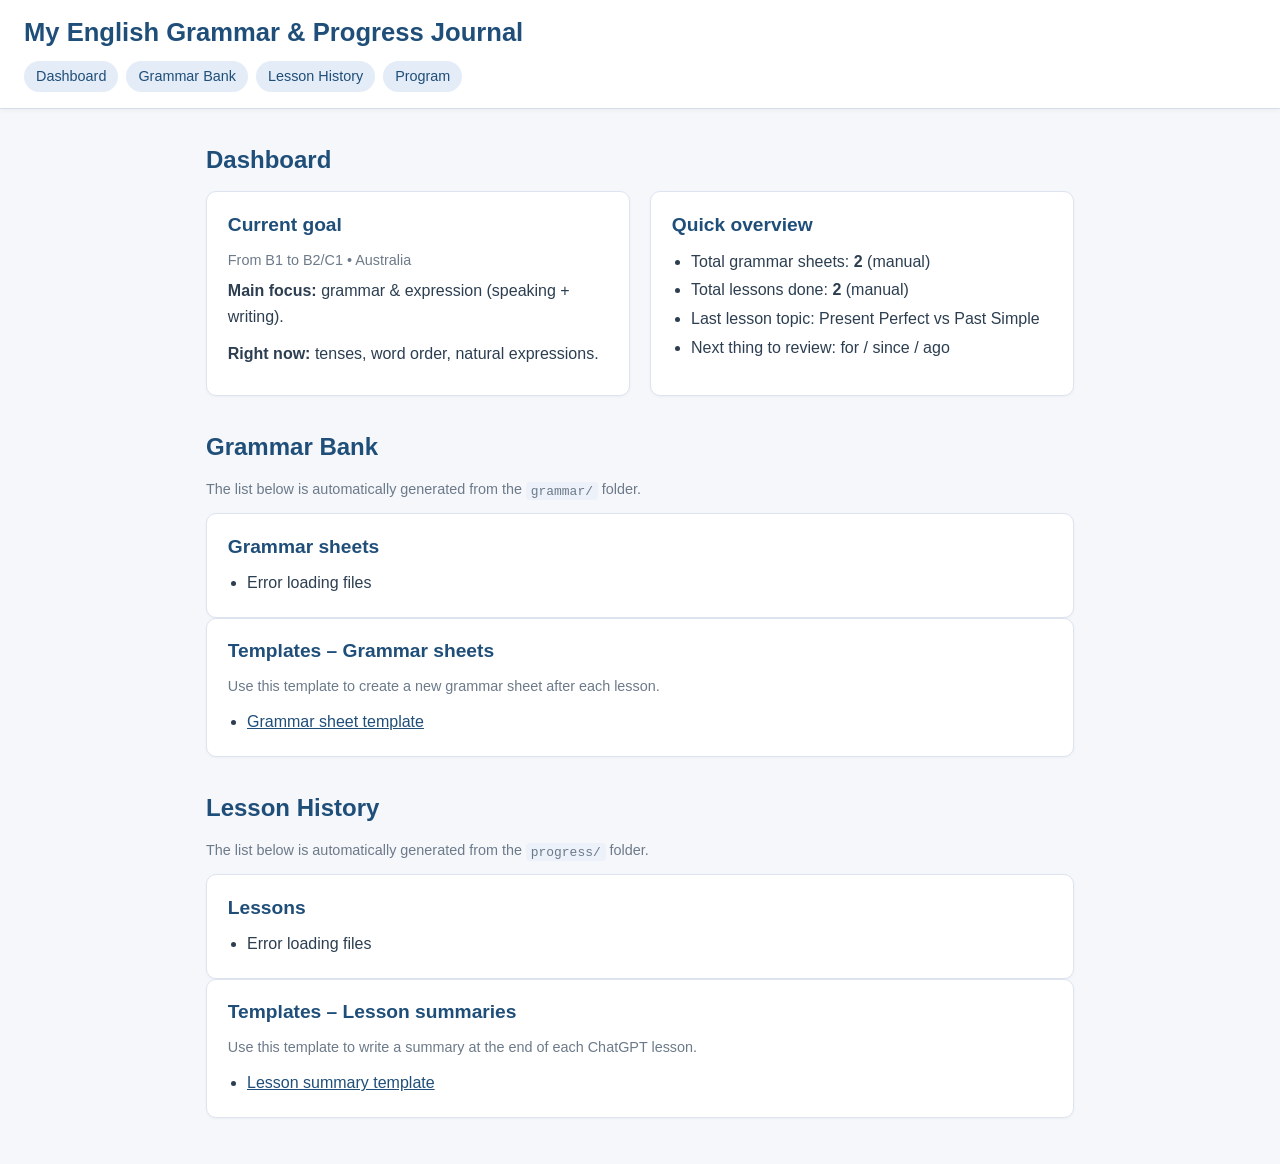
<file: index.html>
<!DOCTYPE html>
<html lang="en">
<head>
  <meta charset="UTF-8" />
  <title>My English Grammar & Progress Journal</title>
  <meta name="viewport" content="width=device-width, initial-scale=1" />
  <link rel="stylesheet" href="css/style.css" />
</head>
<body>
  <header>
    <h1>My English Grammar & Progress Journal</h1>
    <nav>
      <a href="#dashboard">Dashboard</a>
      <a href="#grammar-bank">Grammar Bank</a>
      <a href="#progress">Lesson History</a>
      <a href="program.html">Program</a>
    </nav>
  </header>

  <main>
    <!-- DASHBOARD -->
    <section id="dashboard">
      <h2>Dashboard</h2>
      <div class="grid grid-2">
        <div class="card">
          <h3>Current goal</h3>
          <div class="meta">From B1 to B2/C1 • Australia</div>
          <p><strong>Main focus:</strong> grammar & expression (speaking + writing).</p>
          <p><strong>Right now:</strong> tenses, word order, natural expressions.</p>
        </div>
        <div class="card">
          <h3>Quick overview</h3>
          <ul>
            <li>Total grammar sheets: <strong>2</strong> (manual)</li>
            <li>Total lessons done: <strong>2</strong> (manual)</li>
            <li>Last lesson topic: Present Perfect vs Past Simple</li>
            <li>Next thing to review: for / since / ago</li>
          </ul>
        </div>
      </div>
    </section>

    <!-- GRAMMAR BANK LIST -->
    <section id="grammar-bank">
      <h2>Grammar Bank</h2>
      <p class="meta">The list below is automatically generated from the <code>grammar/</code> folder.</p>

      <!-- AUTO-LIST GRAMMAR FILES -->
      <div class="card">
        <h3>Grammar sheets</h3>
        <ul id="grammar-list">
          <li>Loading grammar files...</li>
        </ul>
      </div>

      <!-- TEMPLATE FICHE GRAMMATICALE -->
      <div class="card">
        <h3>Templates – Grammar sheets</h3>
        <p class="meta">Use this template to create a new grammar sheet after each lesson.</p>
        <ul>
          <li><a href="grammar/LEVEL-Grammar-template.html">Grammar sheet template</a></li>
        </ul>
      </div>
    </section>

    <!-- PROGRESS LIST -->
    <section id="progress">
      <h2>Lesson History</h2>
      <p class="meta">The list below is automatically generated from the <code>progress/</code> folder.</p>

      <!-- AUTO-LIST PROGRESS FILES -->
      <div class="card">
        <h3>Lessons</h3>
        <ul id="progress-list">
          <li>Loading lesson files...</li>
        </ul>
      </div>

      <!-- TEMPLATE FICHE DE SUIVI -->
      <div class="card">
        <h3>Templates – Lesson summaries</h3>
        <p class="meta">Use this template to write a summary at the end of each ChatGPT lesson.</p>
        <ul>
          <li><a href="progress/DD.MM.YY-LEVEL-Progress-template.html">Lesson summary template</a></li>
        </ul>
      </div>
    </section>
  </main>

  <!-- ========================== -->
  <!-- AUTO-GENERATION JAVASCRIPT -->
  <!-- ========================== -->

  <script>
    async function loadLinks(folder, elementId) {
      const user = "ThomasGrff";      // Ton pseudo GitHub
      const repo = "english_lessons"; // Nom du repo

      const apiUrl = `https://api.github.com/repos/${user}/${repo}/contents/${folder}`;

      try {
        const res = await fetch(apiUrl);
        const data = await res.json();

        const ul = document.getElementById(elementId);
        ul.innerHTML = "";

        data
          .filter(f => f.name.endsWith(".html") && !f.name.includes("template"))
          .forEach(f => {
            const li = document.createElement("li");
            const link = document.createElement("a");

            link.href = `${folder}/${f.name}`;
            link.textContent = f.name
              .replace(".html", "")
              .replace(/-/g, " ");

            li.appendChild(link);
            ul.appendChild(li);
          });
      } catch (err) {
        console.error(err);
        document.getElementById(elementId).innerHTML =
          "<li>Error loading files</li>";
      }
    }

    // Auto-load grammar & progress lists
    loadLinks("grammar", "grammar-list");
    loadLinks("progress", "progress-list");
  </script>

</body>
</html>
</file>
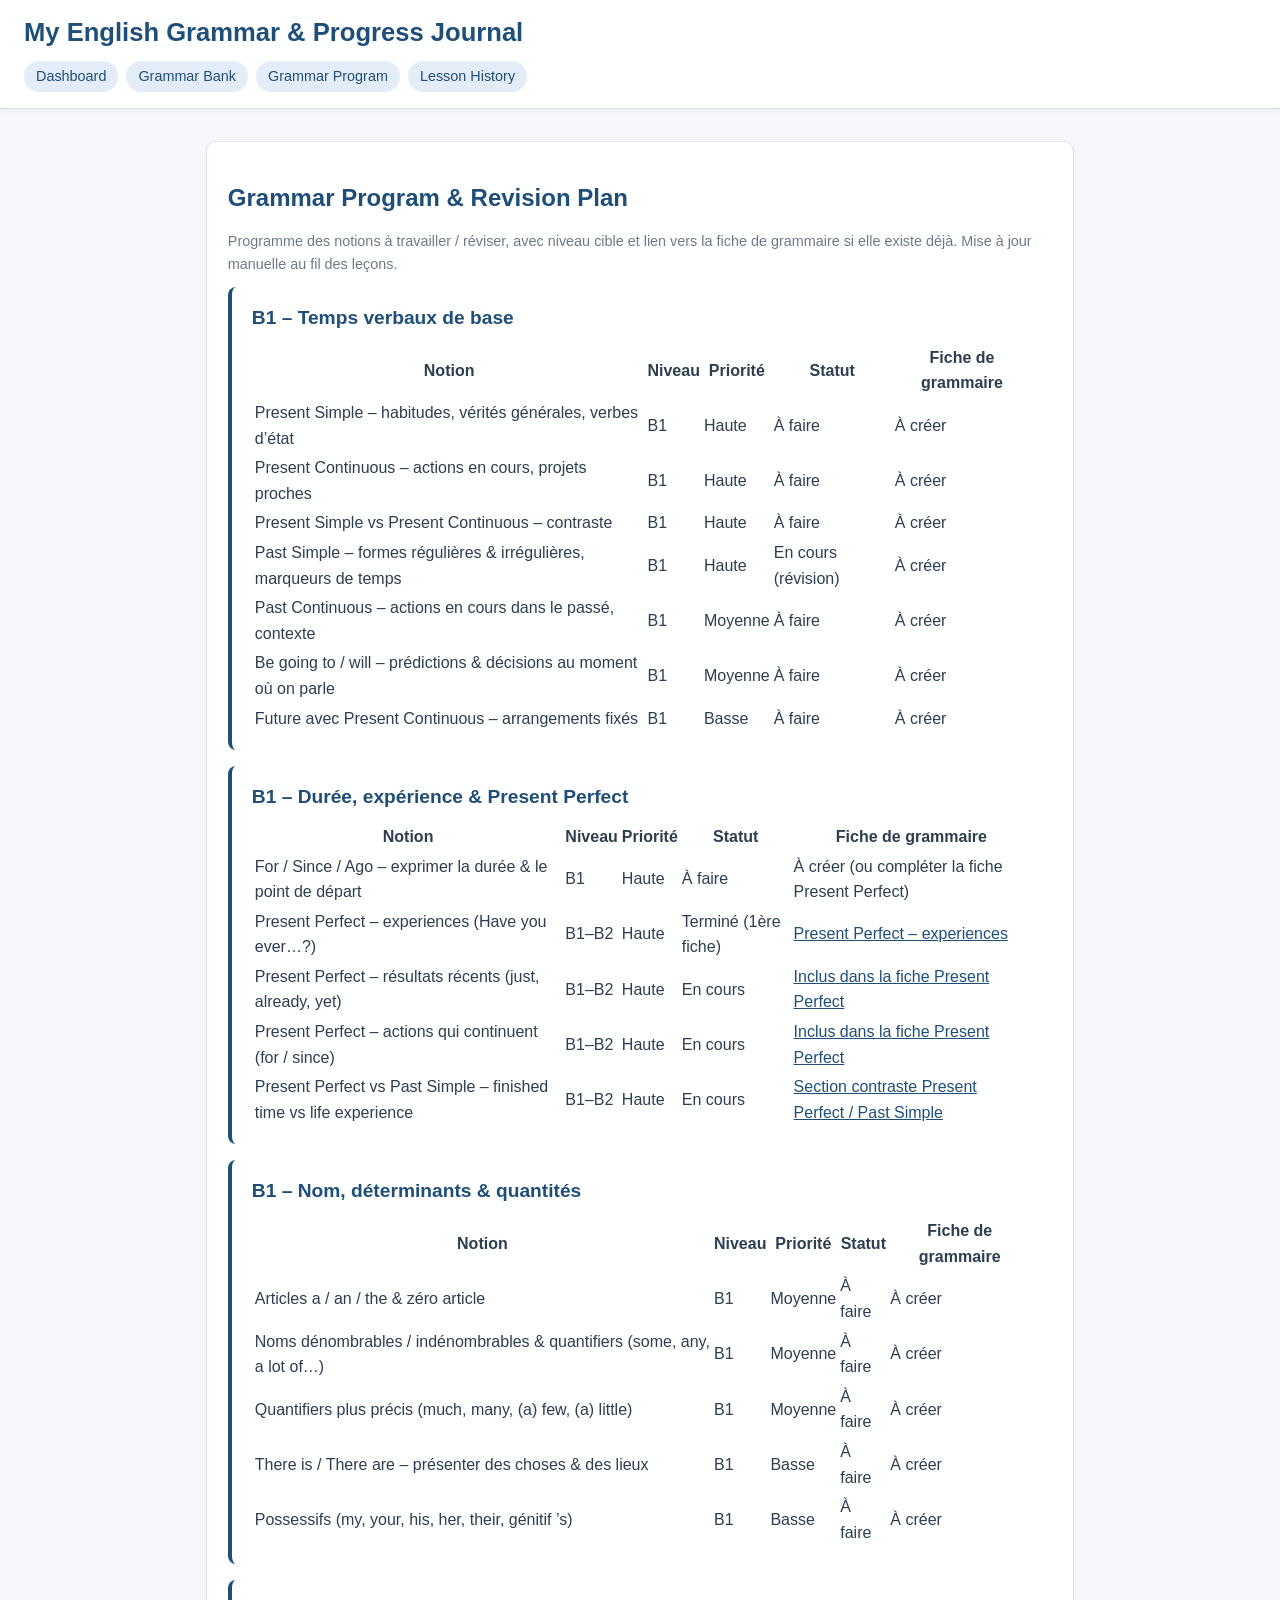
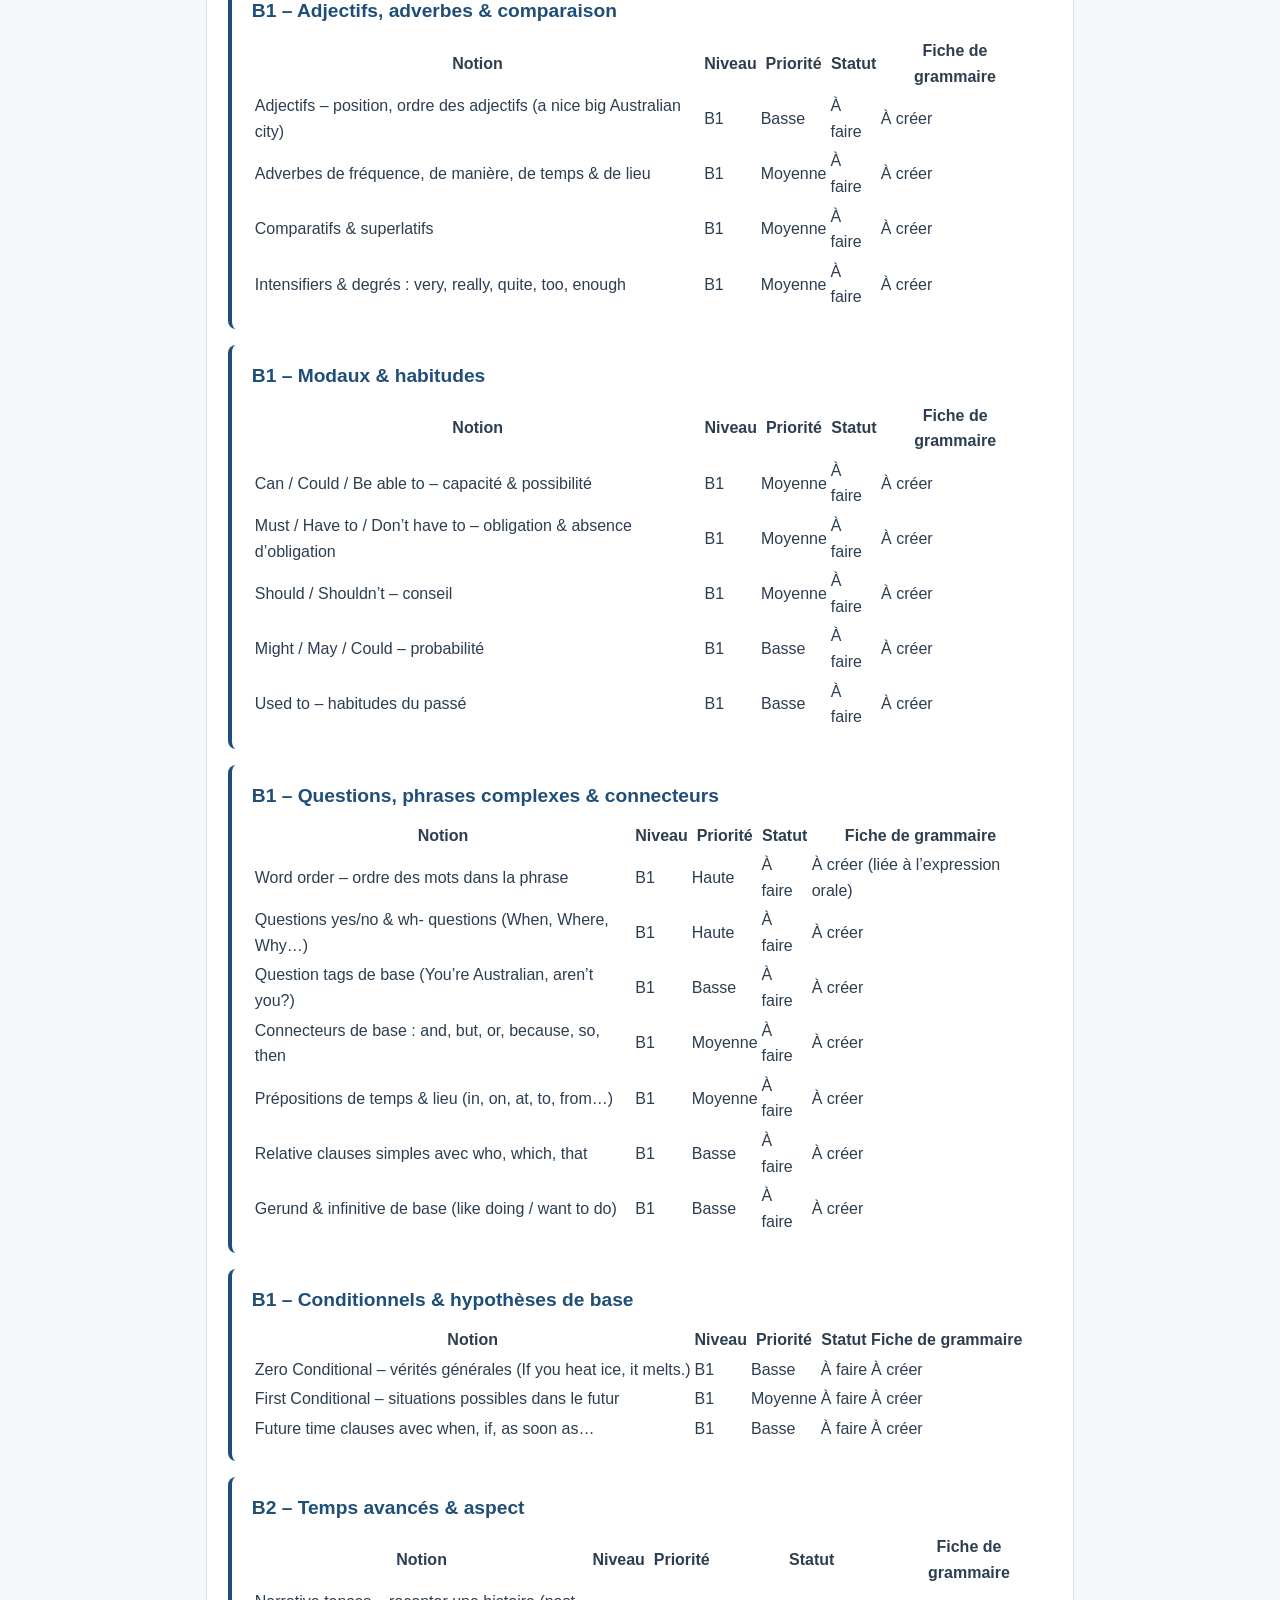
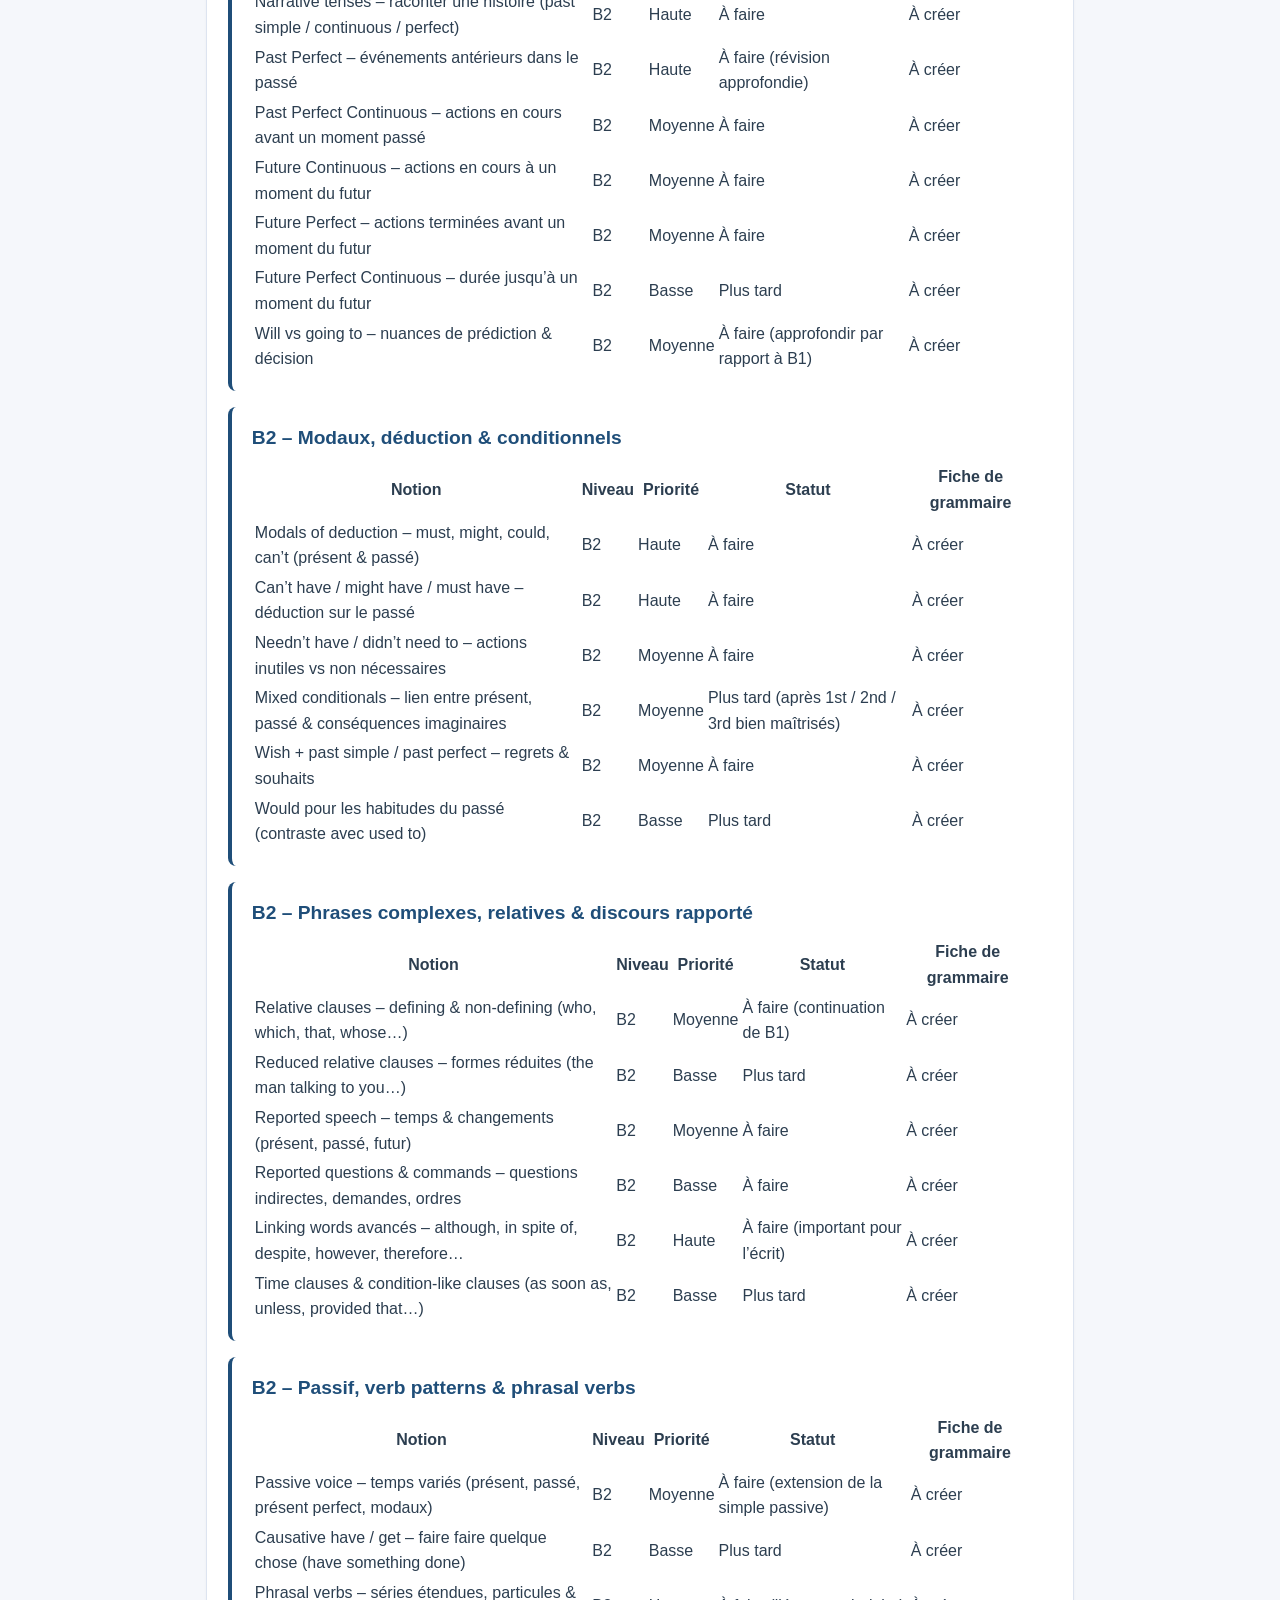
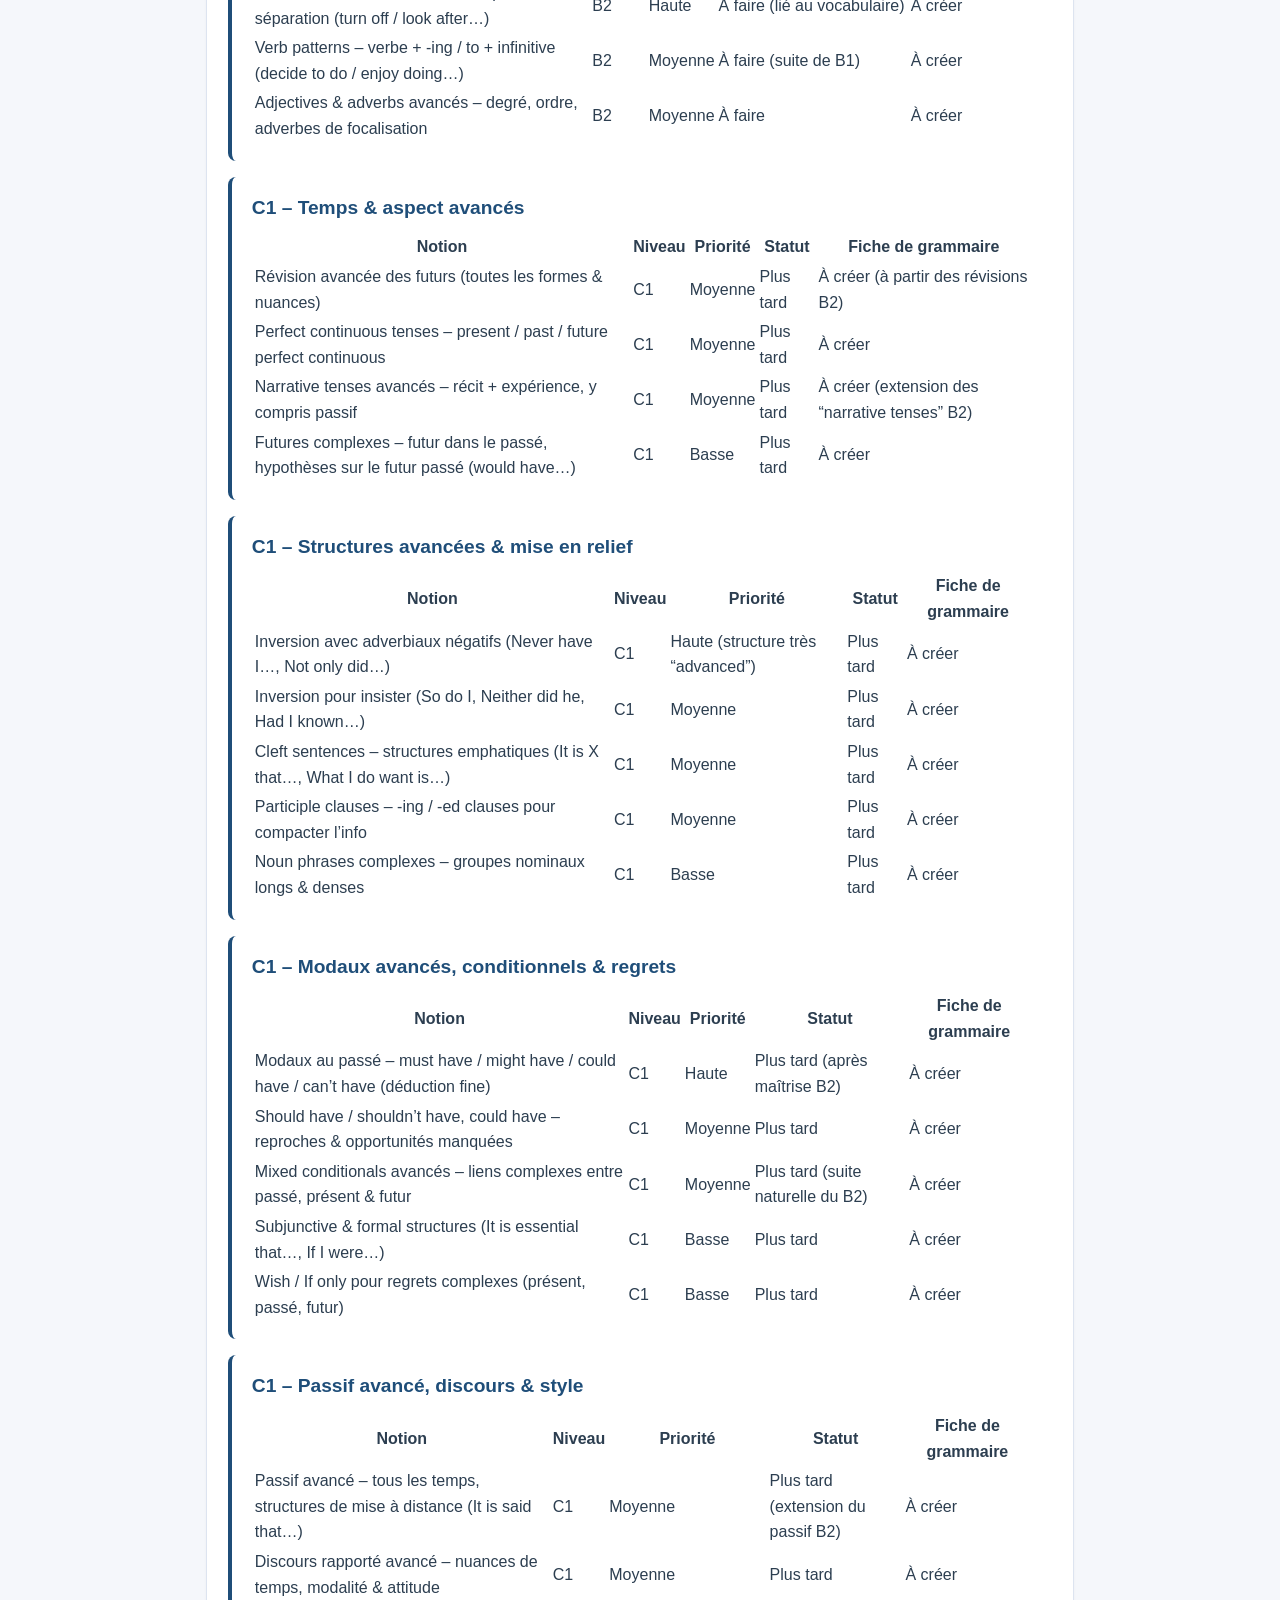
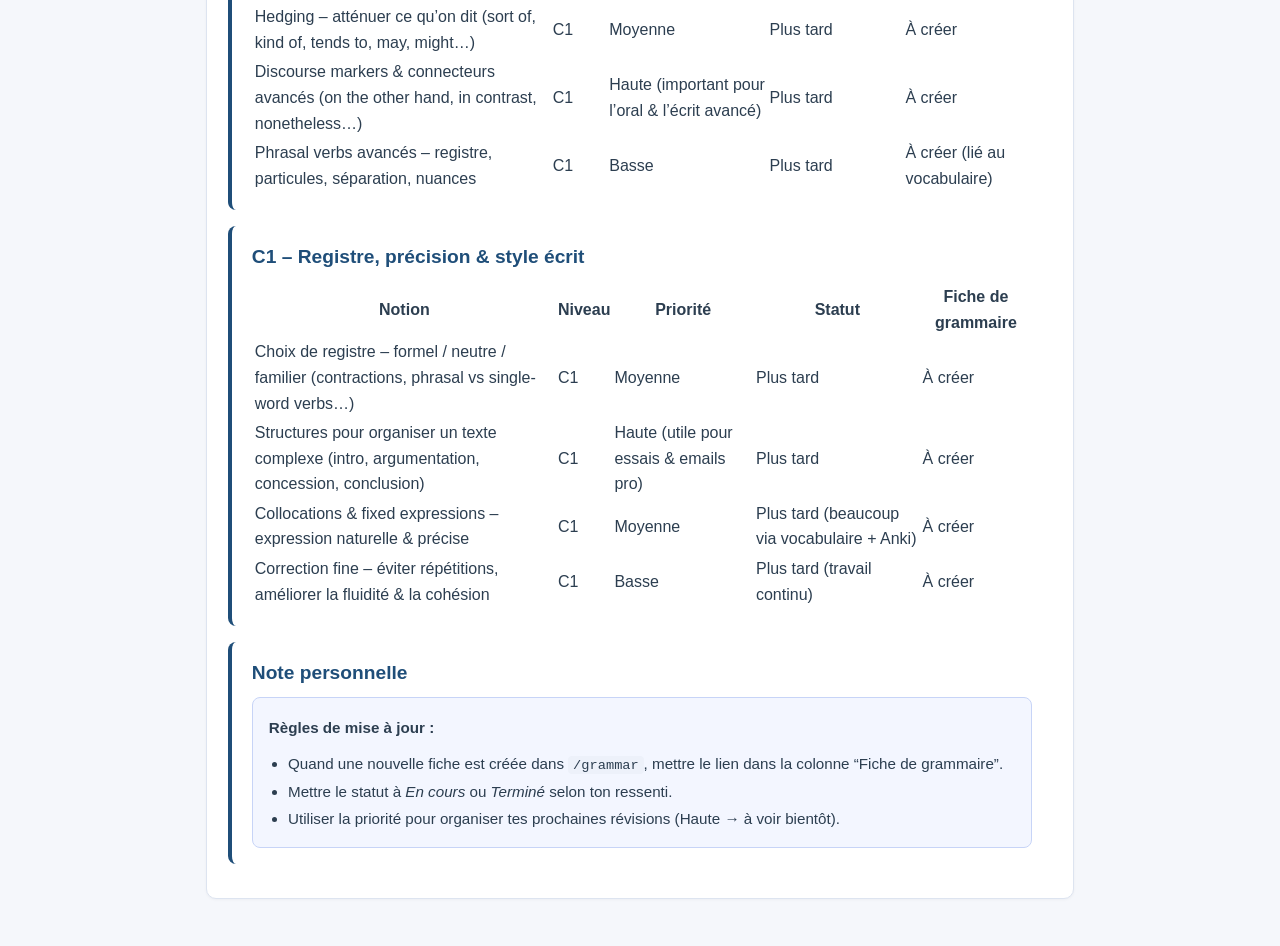
<file: program.html>
<!DOCTYPE html>
<html lang="en">
<head>
  <meta charset="UTF-8">
  <title>Grammar Program & Revision Plan</title>
  <meta name="viewport" content="width=device-width, initial-scale=1">
  <link rel="stylesheet" href="css/style.css">
</head>
<body>
  <header>
    <h1>My English Grammar & Progress Journal</h1>
    <nav>
      <a href="index.html#dashboard">Dashboard</a>
      <a href="index.html#grammar-bank">Grammar Bank</a>
      <a href="program.html">Grammar Program</a>
      <a href="index.html#progress">Lesson History</a>
    </nav>
  </header>

  <main>
    <div class="card">
      <h2>Grammar Program & Revision Plan</h2>

      <p class="meta">
        Programme des notions à travailler / réviser, avec niveau cible et lien vers la
        fiche de grammaire si elle existe déjà. Mise à jour manuelle au fil des leçons.
      </p>

           <!-- B1 – Temps verbaux de base -->
      <section class="grammar-section">
        <h3>B1 – Temps verbaux de base</h3>

        <table>
          <thead>
            <tr>
              <th>Notion</th>
              <th>Niveau</th>
              <th>Priorité</th>
              <th>Statut</th>
              <th>Fiche de grammaire</th>
            </tr>
          </thead>
          <tbody>
            <tr>
              <td>Present Simple – habitudes, vérités générales, verbes d’état</td>
              <td>B1</td>
              <td>Haute</td>
              <td>À faire</td>
              <td>À créer</td>
            </tr>
            <tr>
              <td>Present Continuous – actions en cours, projets proches</td>
              <td>B1</td>
              <td>Haute</td>
              <td>À faire</td>
              <td>À créer</td>
            </tr>
            <tr>
              <td>Present Simple vs Present Continuous – contraste</td>
              <td>B1</td>
              <td>Haute</td>
              <td>À faire</td>
              <td>À créer</td>
            </tr>
            <tr>
              <td>Past Simple – formes régulières & irrégulières, marqueurs de temps</td>
              <td>B1</td>
              <td>Haute</td>
              <td>En cours (révision)</td>
              <td>À créer</td>
            </tr>
            <tr>
              <td>Past Continuous – actions en cours dans le passé, contexte</td>
              <td>B1</td>
              <td>Moyenne</td>
              <td>À faire</td>
              <td>À créer</td>
            </tr>
            <tr>
              <td>Be going to / will – prédictions & décisions au moment où on parle</td>
              <td>B1</td>
              <td>Moyenne</td>
              <td>À faire</td>
              <td>À créer</td>
            </tr>
            <tr>
              <td>Future avec Present Continuous – arrangements fixés</td>
              <td>B1</td>
              <td>Basse</td>
              <td>À faire</td>
              <td>À créer</td>
            </tr>
          </tbody>
        </table>
      </section>

      <!-- B1 – Durée, expérience & Present Perfect -->
      <section class="grammar-section">
        <h3>B1 – Durée, expérience & Present Perfect</h3>

        <table>
          <thead>
            <tr>
              <th>Notion</th>
              <th>Niveau</th>
              <th>Priorité</th>
              <th>Statut</th>
              <th>Fiche de grammaire</th>
            </tr>
          </thead>
          <tbody>
            <tr>
              <td>For / Since / Ago – exprimer la durée & le point de départ</td>
              <td>B1</td>
              <td>Haute</td>
              <td>À faire</td>
              <td>À créer (ou compléter la fiche Present Perfect)</td>
            </tr>
            <tr>
              <td>Present Perfect – experiences (Have you ever…?)</td>
              <td>B1–B2</td>
              <td>Haute</td>
              <td>Terminé (1ère fiche)</td>
              <td>
                <a href="grammar/2025-11-17-present-perfect.html">
                  Present Perfect – experiences
                </a>
              </td>
            </tr>
            <tr>
              <td>Present Perfect – résultats récents (just, already, yet)</td>
              <td>B1–B2</td>
              <td>Haute</td>
              <td>En cours</td>
              <td>
                <a href="grammar/2025-11-17-present-perfect.html">
                  Inclus dans la fiche Present Perfect
                </a>
              </td>
            </tr>
            <tr>
              <td>Present Perfect – actions qui continuent (for / since)</td>
              <td>B1–B2</td>
              <td>Haute</td>
              <td>En cours</td>
              <td>
                <a href="grammar/2025-11-17-present-perfect.html">
                  Inclus dans la fiche Present Perfect
                </a>
              </td>
            </tr>
            <tr>
              <td>Present Perfect vs Past Simple – finished time vs life experience</td>
              <td>B1–B2</td>
              <td>Haute</td>
              <td>En cours</td>
              <td>
                <a href="grammar/2025-11-17-present-perfect.html">
                  Section contraste Present Perfect / Past Simple
                </a>
              </td>
            </tr>
          </tbody>
        </table>
      </section>

      <!-- B1 – Nom, déterminants & quantités -->
      <section class="grammar-section">
        <h3>B1 – Nom, déterminants & quantités</h3>

        <table>
          <thead>
            <tr>
              <th>Notion</th>
              <th>Niveau</th>
              <th>Priorité</th>
              <th>Statut</th>
              <th>Fiche de grammaire</th>
            </tr>
          </thead>
          <tbody>
            <tr>
              <td>Articles a / an / the & zéro article</td>
              <td>B1</td>
              <td>Moyenne</td>
              <td>À faire</td>
              <td>À créer</td>
            </tr>
            <tr>
              <td>Noms dénombrables / indénombrables & quantifiers (some, any, a lot of…)</td>
              <td>B1</td>
              <td>Moyenne</td>
              <td>À faire</td>
              <td>À créer</td>
            </tr>
            <tr>
              <td>Quantifiers plus précis (much, many, (a) few, (a) little)</td>
              <td>B1</td>
              <td>Moyenne</td>
              <td>À faire</td>
              <td>À créer</td>
            </tr>
            <tr>
              <td>There is / There are – présenter des choses & des lieux</td>
              <td>B1</td>
              <td>Basse</td>
              <td>À faire</td>
              <td>À créer</td>
            </tr>
            <tr>
              <td>Possessifs (my, your, his, her, their, génitif ’s)</td>
              <td>B1</td>
              <td>Basse</td>
              <td>À faire</td>
              <td>À créer</td>
            </tr>
          </tbody>
        </table>
      </section>

      <!-- B1 – Adjectifs, adverbes & comparaison -->
      <section class="grammar-section">
        <h3>B1 – Adjectifs, adverbes & comparaison</h3>

        <table>
          <thead>
            <tr>
              <th>Notion</th>
              <th>Niveau</th>
              <th>Priorité</th>
              <th>Statut</th>
              <th>Fiche de grammaire</th>
            </tr>
          </thead>
          <tbody>
            <tr>
              <td>Adjectifs – position, ordre des adjectifs (a nice big Australian city)</td>
              <td>B1</td>
              <td>Basse</td>
              <td>À faire</td>
              <td>À créer</td>
            </tr>
            <tr>
              <td>Adverbes de fréquence, de manière, de temps & de lieu</td>
              <td>B1</td>
              <td>Moyenne</td>
              <td>À faire</td>
              <td>À créer</td>
            </tr>
            <tr>
              <td>Comparatifs & superlatifs</td>
              <td>B1</td>
              <td>Moyenne</td>
              <td>À faire</td>
              <td>À créer</td>
            </tr>
            <tr>
              <td>Intensifiers & degrés : very, really, quite, too, enough</td>
              <td>B1</td>
              <td>Moyenne</td>
              <td>À faire</td>
              <td>À créer</td>
            </tr>
          </tbody>
        </table>
      </section>

      <!-- B1 – Modaux & habitudes -->
      <section class="grammar-section">
        <h3>B1 – Modaux & habitudes</h3>

        <table>
          <thead>
            <tr>
              <th>Notion</th>
              <th>Niveau</th>
              <th>Priorité</th>
              <th>Statut</th>
              <th>Fiche de grammaire</th>
            </tr>
          </thead>
          <tbody>
            <tr>
              <td>Can / Could / Be able to – capacité & possibilité</td>
              <td>B1</td>
              <td>Moyenne</td>
              <td>À faire</td>
              <td>À créer</td>
            </tr>
            <tr>
              <td>Must / Have to / Don’t have to – obligation & absence d’obligation</td>
              <td>B1</td>
              <td>Moyenne</td>
              <td>À faire</td>
              <td>À créer</td>
            </tr>
            <tr>
              <td>Should / Shouldn’t – conseil</td>
              <td>B1</td>
              <td>Moyenne</td>
              <td>À faire</td>
              <td>À créer</td>
            </tr>
            <tr>
              <td>Might / May / Could – probabilité</td>
              <td>B1</td>
              <td>Basse</td>
              <td>À faire</td>
              <td>À créer</td>
            </tr>
            <tr>
              <td>Used to – habitudes du passé</td>
              <td>B1</td>
              <td>Basse</td>
              <td>À faire</td>
              <td>À créer</td>
            </tr>
          </tbody>
        </table>
      </section>

      <!-- B1 – Questions, phrases complexes & connecteurs -->
      <section class="grammar-section">
        <h3>B1 – Questions, phrases complexes & connecteurs</h3>

        <table>
          <thead>
            <tr>
              <th>Notion</th>
              <th>Niveau</th>
              <th>Priorité</th>
              <th>Statut</th>
              <th>Fiche de grammaire</th>
            </tr>
          </thead>
          <tbody>
            <tr>
              <td>Word order – ordre des mots dans la phrase</td>
              <td>B1</td>
              <td>Haute</td>
              <td>À faire</td>
              <td>À créer (liée à l’expression orale)</td>
            </tr>
            <tr>
              <td>Questions yes/no & wh- questions (When, Where, Why…)</td>
              <td>B1</td>
              <td>Haute</td>
              <td>À faire</td>
              <td>À créer</td>
            </tr>
            <tr>
              <td>Question tags de base (You’re Australian, aren’t you?)</td>
              <td>B1</td>
              <td>Basse</td>
              <td>À faire</td>
              <td>À créer</td>
            </tr>
            <tr>
              <td>Connecteurs de base : and, but, or, because, so, then</td>
              <td>B1</td>
              <td>Moyenne</td>
              <td>À faire</td>
              <td>À créer</td>
            </tr>
            <tr>
              <td>Prépositions de temps & lieu (in, on, at, to, from…)</td>
              <td>B1</td>
              <td>Moyenne</td>
              <td>À faire</td>
              <td>À créer</td>
            </tr>
            <tr>
              <td>Relative clauses simples avec who, which, that</td>
              <td>B1</td>
              <td>Basse</td>
              <td>À faire</td>
              <td>À créer</td>
            </tr>
            <tr>
              <td>Gerund & infinitive de base (like doing / want to do)</td>
              <td>B1</td>
              <td>Basse</td>
              <td>À faire</td>
              <td>À créer</td>
            </tr>
          </tbody>
        </table>
      </section>

      <!-- B1 – Conditionnels & phrases hypothétiques de base -->
      <section class="grammar-section">
        <h3>B1 – Conditionnels & hypothèses de base</h3>

        <table>
          <thead>
            <tr>
              <th>Notion</th>
              <th>Niveau</th>
              <th>Priorité</th>
              <th>Statut</th>
              <th>Fiche de grammaire</th>
            </tr>
          </thead>
          <tbody>
            <tr>
              <td>Zero Conditional – vérités générales (If you heat ice, it melts.)</td>
              <td>B1</td>
              <td>Basse</td>
              <td>À faire</td>
              <td>À créer</td>
            </tr>
            <tr>
              <td>First Conditional – situations possibles dans le futur</td>
              <td>B1</td>
              <td>Moyenne</td>
              <td>À faire</td>
              <td>À créer</td>
            </tr>
            <tr>
              <td>Future time clauses avec when, if, as soon as…</td>
              <td>B1</td>
              <td>Basse</td>
              <td>À faire</td>
              <td>À créer</td>
            </tr>
          </tbody>
        </table>
      </section>


            <!-- B2 – Temps avancés & aspect -->
      <section class="grammar-section">
        <h3>B2 – Temps avancés & aspect</h3>

        <table>
          <thead>
            <tr>
              <th>Notion</th>
              <th>Niveau</th>
              <th>Priorité</th>
              <th>Statut</th>
              <th>Fiche de grammaire</th>
            </tr>
          </thead>
          <tbody>
            <tr>
              <td>Narrative tenses – raconter une histoire (past simple / continuous / perfect)</td>
              <td>B2</td>
              <td>Haute</td>
              <td>À faire</td>
              <td>À créer</td>
            </tr>
            <tr>
              <td>Past Perfect – événements antérieurs dans le passé</td>
              <td>B2</td>
              <td>Haute</td>
              <td>À faire (révision approfondie)</td>
              <td>À créer</td>
            </tr>
            <tr>
              <td>Past Perfect Continuous – actions en cours avant un moment passé</td>
              <td>B2</td>
              <td>Moyenne</td>
              <td>À faire</td>
              <td>À créer</td>
            </tr>
            <tr>
              <td>Future Continuous – actions en cours à un moment du futur</td>
              <td>B2</td>
              <td>Moyenne</td>
              <td>À faire</td>
              <td>À créer</td>
            </tr>
            <tr>
              <td>Future Perfect – actions terminées avant un moment du futur</td>
              <td>B2</td>
              <td>Moyenne</td>
              <td>À faire</td>
              <td>À créer</td>
            </tr>
            <tr>
              <td>Future Perfect Continuous – durée jusqu’à un moment du futur</td>
              <td>B2</td>
              <td>Basse</td>
              <td>Plus tard</td>
              <td>À créer</td>
            </tr>
            <tr>
              <td>Will vs going to – nuances de prédiction & décision</td>
              <td>B2</td>
              <td>Moyenne</td>
              <td>À faire (approfondir par rapport à B1)</td>
              <td>À créer</td>
            </tr>
          </tbody>
        </table>
      </section>

      <!-- B2 – Modaux, déduction & conditionnels -->
      <section class="grammar-section">
        <h3>B2 – Modaux, déduction & conditionnels</h3>

        <table>
          <thead>
            <tr>
              <th>Notion</th>
              <th>Niveau</th>
              <th>Priorité</th>
              <th>Statut</th>
              <th>Fiche de grammaire</th>
            </tr>
          </thead>
          <tbody>
            <tr>
              <td>Modals of deduction – must, might, could, can’t (présent & passé)</td>
              <td>B2</td>
              <td>Haute</td>
              <td>À faire</td>
              <td>À créer</td>
            </tr>
            <tr>
              <td>Can’t have / might have / must have – déduction sur le passé</td>
              <td>B2</td>
              <td>Haute</td>
              <td>À faire</td>
              <td>À créer</td>
            </tr>
            <tr>
              <td>Needn’t have / didn’t need to – actions inutiles vs non nécessaires</td>
              <td>B2</td>
              <td>Moyenne</td>
              <td>À faire</td>
              <td>À créer</td>
            </tr>
            <tr>
              <td>Mixed conditionals – lien entre présent, passé & conséquences imaginaires</td>
              <td>B2</td>
              <td>Moyenne</td>
              <td>Plus tard (après 1st / 2nd / 3rd bien maîtrisés)</td>
              <td>À créer</td>
            </tr>
            <tr>
              <td>Wish + past simple / past perfect – regrets & souhaits</td>
              <td>B2</td>
              <td>Moyenne</td>
              <td>À faire</td>
              <td>À créer</td>
            </tr>
            <tr>
              <td>Would pour les habitudes du passé (contraste avec used to)</td>
              <td>B2</td>
              <td>Basse</td>
              <td>Plus tard</td>
              <td>À créer</td>
            </tr>
          </tbody>
        </table>
      </section>

      <!-- B2 – Phrases complexes, relatives & discours rapporté -->
      <section class="grammar-section">
        <h3>B2 – Phrases complexes, relatives & discours rapporté</h3>

        <table>
          <thead>
            <tr>
              <th>Notion</th>
              <th>Niveau</th>
              <th>Priorité</th>
              <th>Statut</th>
              <th>Fiche de grammaire</th>
            </tr>
          </thead>
          <tbody>
            <tr>
              <td>Relative clauses – defining & non-defining (who, which, that, whose…)</td>
              <td>B2</td>
              <td>Moyenne</td>
              <td>À faire (continuation de B1)</td>
              <td>À créer</td>
            </tr>
            <tr>
              <td>Reduced relative clauses – formes réduites (the man talking to you…)</td>
              <td>B2</td>
              <td>Basse</td>
              <td>Plus tard</td>
              <td>À créer</td>
            </tr>
            <tr>
              <td>Reported speech – temps & changements (présent, passé, futur)</td>
              <td>B2</td>
              <td>Moyenne</td>
              <td>À faire</td>
              <td>À créer</td>
            </tr>
            <tr>
              <td>Reported questions & commands – questions indirectes, demandes, ordres</td>
              <td>B2</td>
              <td>Basse</td>
              <td>À faire</td>
              <td>À créer</td>
            </tr>
            <tr>
              <td>Linking words avancés – although, in spite of, despite, however, therefore…</td>
              <td>B2</td>
              <td>Haute</td>
              <td>À faire (important pour l’écrit)</td>
              <td>À créer</td>
            </tr>
            <tr>
              <td>Time clauses & condition-like clauses (as soon as, unless, provided that…)</td>
              <td>B2</td>
              <td>Basse</td>
              <td>Plus tard</td>
              <td>À créer</td>
            </tr>
          </tbody>
        </table>
      </section>

      <!-- B2 – Passif, verb patterns & phrasal verbs -->
      <section class="grammar-section">
        <h3>B2 – Passif, verb patterns & phrasal verbs</h3>

        <table>
          <thead>
            <tr>
              <th>Notion</th>
              <th>Niveau</th>
              <th>Priorité</th>
              <th>Statut</th>
              <th>Fiche de grammaire</th>
            </tr>
          </thead>
          <tbody>
            <tr>
              <td>Passive voice – temps variés (présent, passé, présent perfect, modaux)</td>
              <td>B2</td>
              <td>Moyenne</td>
              <td>À faire (extension de la simple passive)</td>
              <td>À créer</td>
            </tr>
            <tr>
              <td>Causative have / get – faire faire quelque chose (have something done)</td>
              <td>B2</td>
              <td>Basse</td>
              <td>Plus tard</td>
              <td>À créer</td>
            </tr>
            <tr>
              <td>Phrasal verbs – séries étendues, particules & séparation (turn off / look after…)</td>
              <td>B2</td>
              <td>Haute</td>
              <td>À faire (lié au vocabulaire)</td>
              <td>À créer</td>
            </tr>
            <tr>
              <td>Verb patterns – verbe + -ing / to + infinitive (decide to do / enjoy doing…)</td>
              <td>B2</td>
              <td>Moyenne</td>
              <td>À faire (suite de B1)</td>
              <td>À créer</td>
            </tr>
            <tr>
              <td>Adjectives & adverbs avancés – degré, ordre, adverbes de focalisation</td>
              <td>B2</td>
              <td>Moyenne</td>
              <td>À faire</td>
              <td>À créer</td>
            </tr>
          </tbody>
        </table>
      </section>

      <!-- C1 – Temps & aspect avancés -->
      <section class="grammar-section">
        <h3>C1 – Temps & aspect avancés</h3>

        <table>
          <thead>
            <tr>
              <th>Notion</th>
              <th>Niveau</th>
              <th>Priorité</th>
              <th>Statut</th>
              <th>Fiche de grammaire</th>
            </tr>
          </thead>
          <tbody>
            <tr>
              <td>Révision avancée des futurs (toutes les formes & nuances)</td>
              <td>C1</td>
              <td>Moyenne</td>
              <td>Plus tard</td>
              <td>À créer (à partir des révisions B2)</td>
            </tr>
            <tr>
              <td>Perfect continuous tenses – present / past / future perfect continuous</td>
              <td>C1</td>
              <td>Moyenne</td>
              <td>Plus tard</td>
              <td>À créer</td>
            </tr>
            <tr>
              <td>Narrative tenses avancés – récit + expérience, y compris passif</td>
              <td>C1</td>
              <td>Moyenne</td>
              <td>Plus tard</td>
              <td>À créer (extension des “narrative tenses” B2)</td>
            </tr>
            <tr>
              <td>Futures complexes – futur dans le passé, hypothèses sur le futur passé (would have…)</td>
              <td>C1</td>
              <td>Basse</td>
              <td>Plus tard</td>
              <td>À créer</td>
            </tr>
          </tbody>
        </table>
      </section>

      <!-- C1 – Structures avancées & mise en relief -->
      <section class="grammar-section">
        <h3>C1 – Structures avancées & mise en relief</h3>

        <table>
          <thead>
            <tr>
              <th>Notion</th>
              <th>Niveau</th>
              <th>Priorité</th>
              <th>Statut</th>
              <th>Fiche de grammaire</th>
            </tr>
          </thead>
          <tbody>
            <tr>
              <td>Inversion avec adverbiaux négatifs (Never have I…, Not only did…)</td>
              <td>C1</td>
              <td>Haute (structure très “advanced”)</td>
              <td>Plus tard</td>
              <td>À créer</td>
            </tr>
            <tr>
              <td>Inversion pour insister (So do I, Neither did he, Had I known…)</td>
              <td>C1</td>
              <td>Moyenne</td>
              <td>Plus tard</td>
              <td>À créer</td>
            </tr>
            <tr>
              <td>Cleft sentences – structures emphatiques (It is X that…, What I do want is…)</td>
              <td>C1</td>
              <td>Moyenne</td>
              <td>Plus tard</td>
              <td>À créer</td>
            </tr>
            <tr>
              <td>Participle clauses – -ing / -ed clauses pour compacter l’info</td>
              <td>C1</td>
              <td>Moyenne</td>
              <td>Plus tard</td>
              <td>À créer</td>
            </tr>
            <tr>
              <td>Noun phrases complexes – groupes nominaux longs & denses</td>
              <td>C1</td>
              <td>Basse</td>
              <td>Plus tard</td>
              <td>À créer</td>
            </tr>
          </tbody>
        </table>
      </section>

      <!-- C1 – Modaux avancés, conditionnels & regrets -->
      <section class="grammar-section">
        <h3>C1 – Modaux avancés, conditionnels & regrets</h3>

        <table>
          <thead>
            <tr>
              <th>Notion</th>
              <th>Niveau</th>
              <th>Priorité</th>
              <th>Statut</th>
              <th>Fiche de grammaire</th>
            </tr>
          </thead>
          <tbody>
            <tr>
              <td>Modaux au passé – must have / might have / could have / can’t have (déduction fine)</td>
              <td>C1</td>
              <td>Haute</td>
              <td>Plus tard (après maîtrise B2)</td>
              <td>À créer</td>
            </tr>
            <tr>
              <td>Should have / shouldn’t have, could have – reproches & opportunités manquées</td>
              <td>C1</td>
              <td>Moyenne</td>
              <td>Plus tard</td>
              <td>À créer</td>
            </tr>
            <tr>
              <td>Mixed conditionals avancés – liens complexes entre passé, présent & futur</td>
              <td>C1</td>
              <td>Moyenne</td>
              <td>Plus tard (suite naturelle du B2)</td>
              <td>À créer</td>
            </tr>
            <tr>
              <td>Subjunctive & formal structures (It is essential that…, If I were…)</td>
              <td>C1</td>
              <td>Basse</td>
              <td>Plus tard</td>
              <td>À créer</td>
            </tr>
            <tr>
              <td>Wish / If only pour regrets complexes (présent, passé, futur)</td>
              <td>C1</td>
              <td>Basse</td>
              <td>Plus tard</td>
              <td>À créer</td>
            </tr>
          </tbody>
        </table>
      </section>

      <!-- C1 – Passif avancé, discours & style -->
      <section class="grammar-section">
        <h3>C1 – Passif avancé, discours & style</h3>

        <table>
          <thead>
            <tr>
              <th>Notion</th>
              <th>Niveau</th>
              <th>Priorité</th>
              <th>Statut</th>
              <th>Fiche de grammaire</th>
            </tr>
          </thead>
          <tbody>
            <tr>
              <td>Passif avancé – tous les temps, structures de mise à distance (It is said that…)</td>
              <td>C1</td>
              <td>Moyenne</td>
              <td>Plus tard (extension du passif B2)</td>
              <td>À créer</td>
            </tr>
            <tr>
              <td>Discours rapporté avancé – nuances de temps, modalité & attitude</td>
              <td>C1</td>
              <td>Moyenne</td>
              <td>Plus tard</td>
              <td>À créer</td>
            </tr>
            <tr>
              <td>Hedging – atténuer ce qu’on dit (sort of, kind of, tends to, may, might…)</td>
              <td>C1</td>
              <td>Moyenne</td>
              <td>Plus tard</td>
              <td>À créer</td>
            </tr>
            <tr>
              <td>Discourse markers & connecteurs avancés (on the other hand, in contrast, nonetheless…)</td>
              <td>C1</td>
              <td>Haute (important pour l’oral & l’écrit avancé)</td>
              <td>Plus tard</td>
              <td>À créer</td>
            </tr>
            <tr>
              <td>Phrasal verbs avancés – registre, particules, séparation, nuances</td>
              <td>C1</td>
              <td>Basse</td>
              <td>Plus tard</td>
              <td>À créer (lié au vocabulaire)</td>
            </tr>
          </tbody>
        </table>
      </section>

      <!-- C1 – Registre, précision & style écrit -->
      <section class="grammar-section">
        <h3>C1 – Registre, précision & style écrit</h3>

        <table>
          <thead>
            <tr>
              <th>Notion</th>
              <th>Niveau</th>
              <th>Priorité</th>
              <th>Statut</th>
              <th>Fiche de grammaire</th>
            </tr>
          </thead>
          <tbody>
            <tr>
              <td>Choix de registre – formel / neutre / familier (contractions, phrasal vs single-word verbs…)</td>
              <td>C1</td>
              <td>Moyenne</td>
              <td>Plus tard</td>
              <td>À créer</td>
            </tr>
            <tr>
              <td>Structures pour organiser un texte complexe (intro, argumentation, concession, conclusion)</td>
              <td>C1</td>
              <td>Haute (utile pour essais & emails pro)</td>
              <td>Plus tard</td>
              <td>À créer</td>
            </tr>
            <tr>
              <td>Collocations & fixed expressions – expression naturelle & précise</td>
              <td>C1</td>
              <td>Moyenne</td>
              <td>Plus tard (beaucoup via vocabulaire + Anki)</td>
              <td>À créer</td>
            </tr>
            <tr>
              <td>Correction fine – éviter répétitions, améliorer la fluidité & la cohésion</td>
              <td>C1</td>
              <td>Basse</td>
              <td>Plus tard (travail continu)</td>
              <td>À créer</td>
            </tr>
          </tbody>
        </table>
      </section>


      <!-- NOTE PERSONNELLE -->
      <section class="grammar-section">
        <h3>Note personnelle</h3>

        <div class="note-box">
          <p><strong>Règles de mise à jour :</strong></p>
          <ul>
            <li>Quand une nouvelle fiche est créée dans <code>/grammar</code>, mettre le lien dans la colonne “Fiche de grammaire”.</li>
            <li>Mettre le statut à <em>En cours</em> ou <em>Terminé</em> selon ton ressenti.</li>
            <li>Utiliser la priorité pour organiser tes prochaines révisions (Haute → à voir bientôt).</li>
          </ul>
        </div>
      </section>
    </div>
  </main>
</body>
</html>
</file>
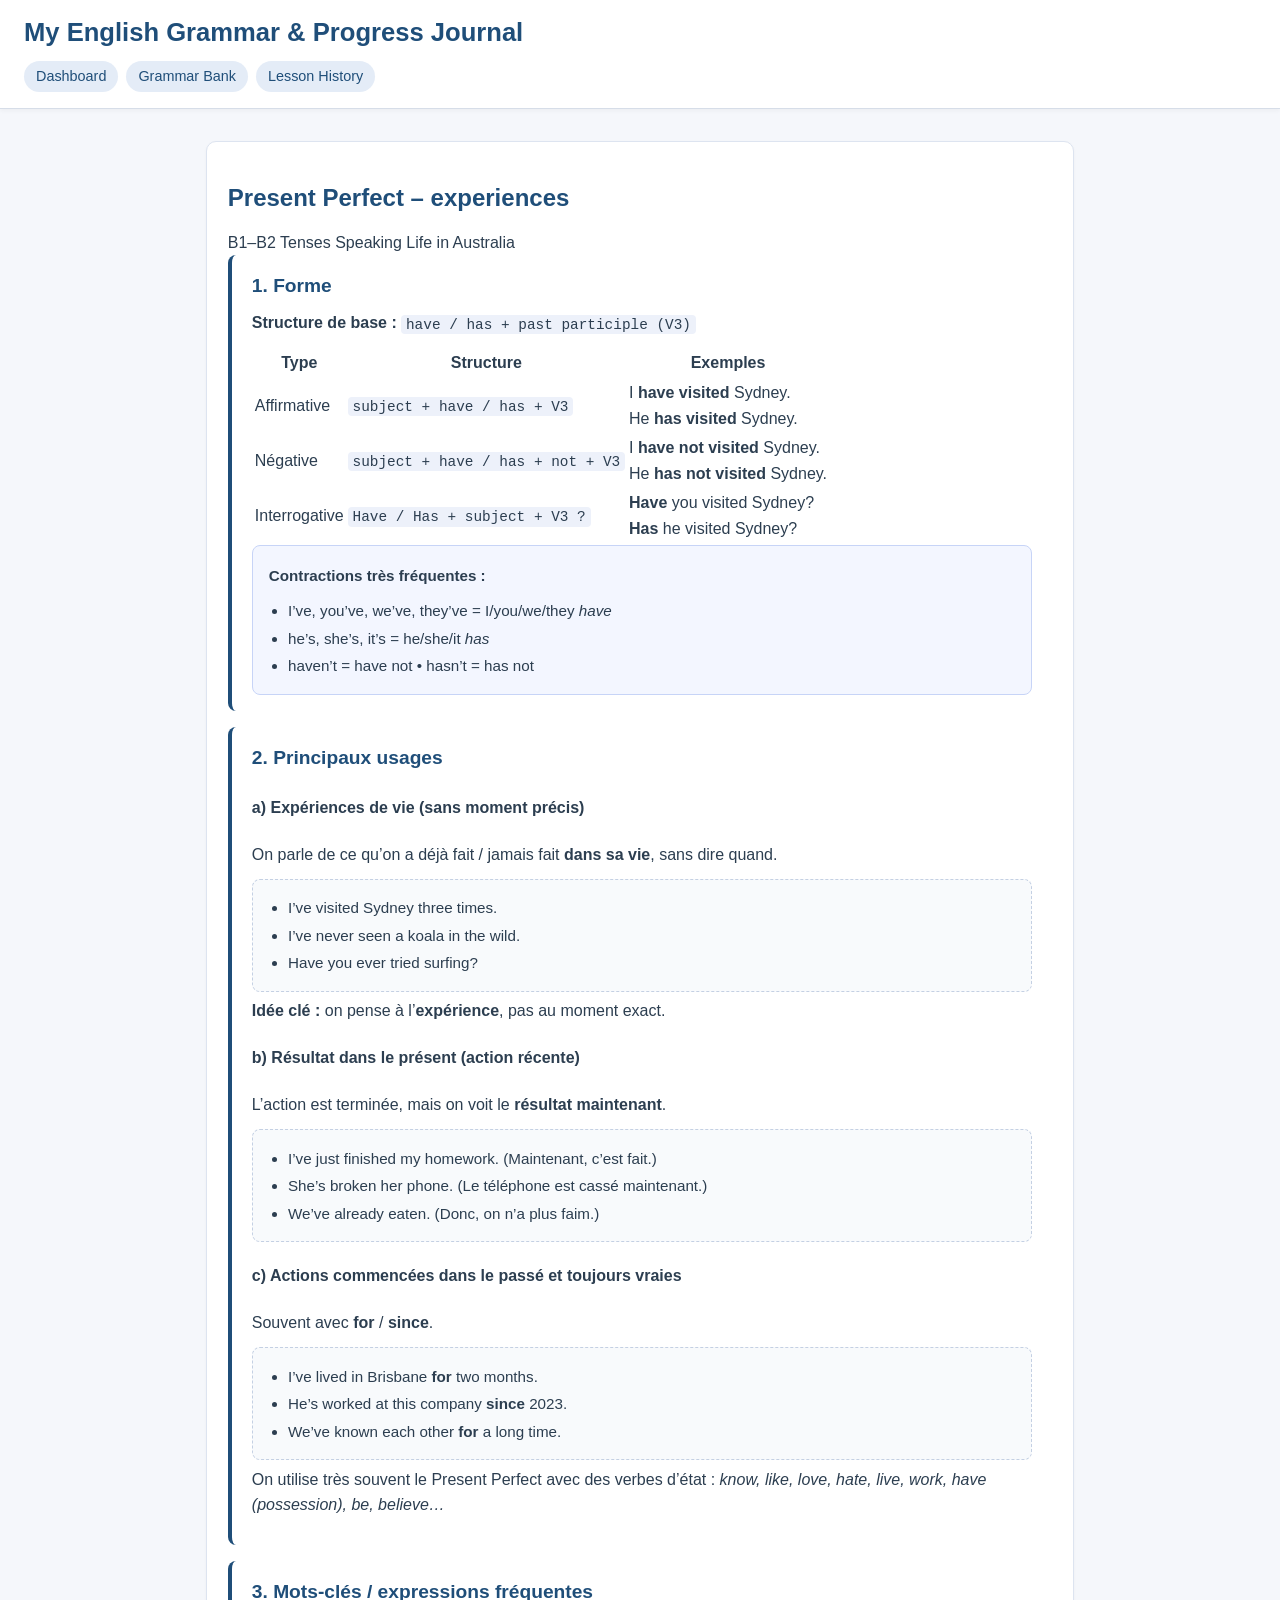
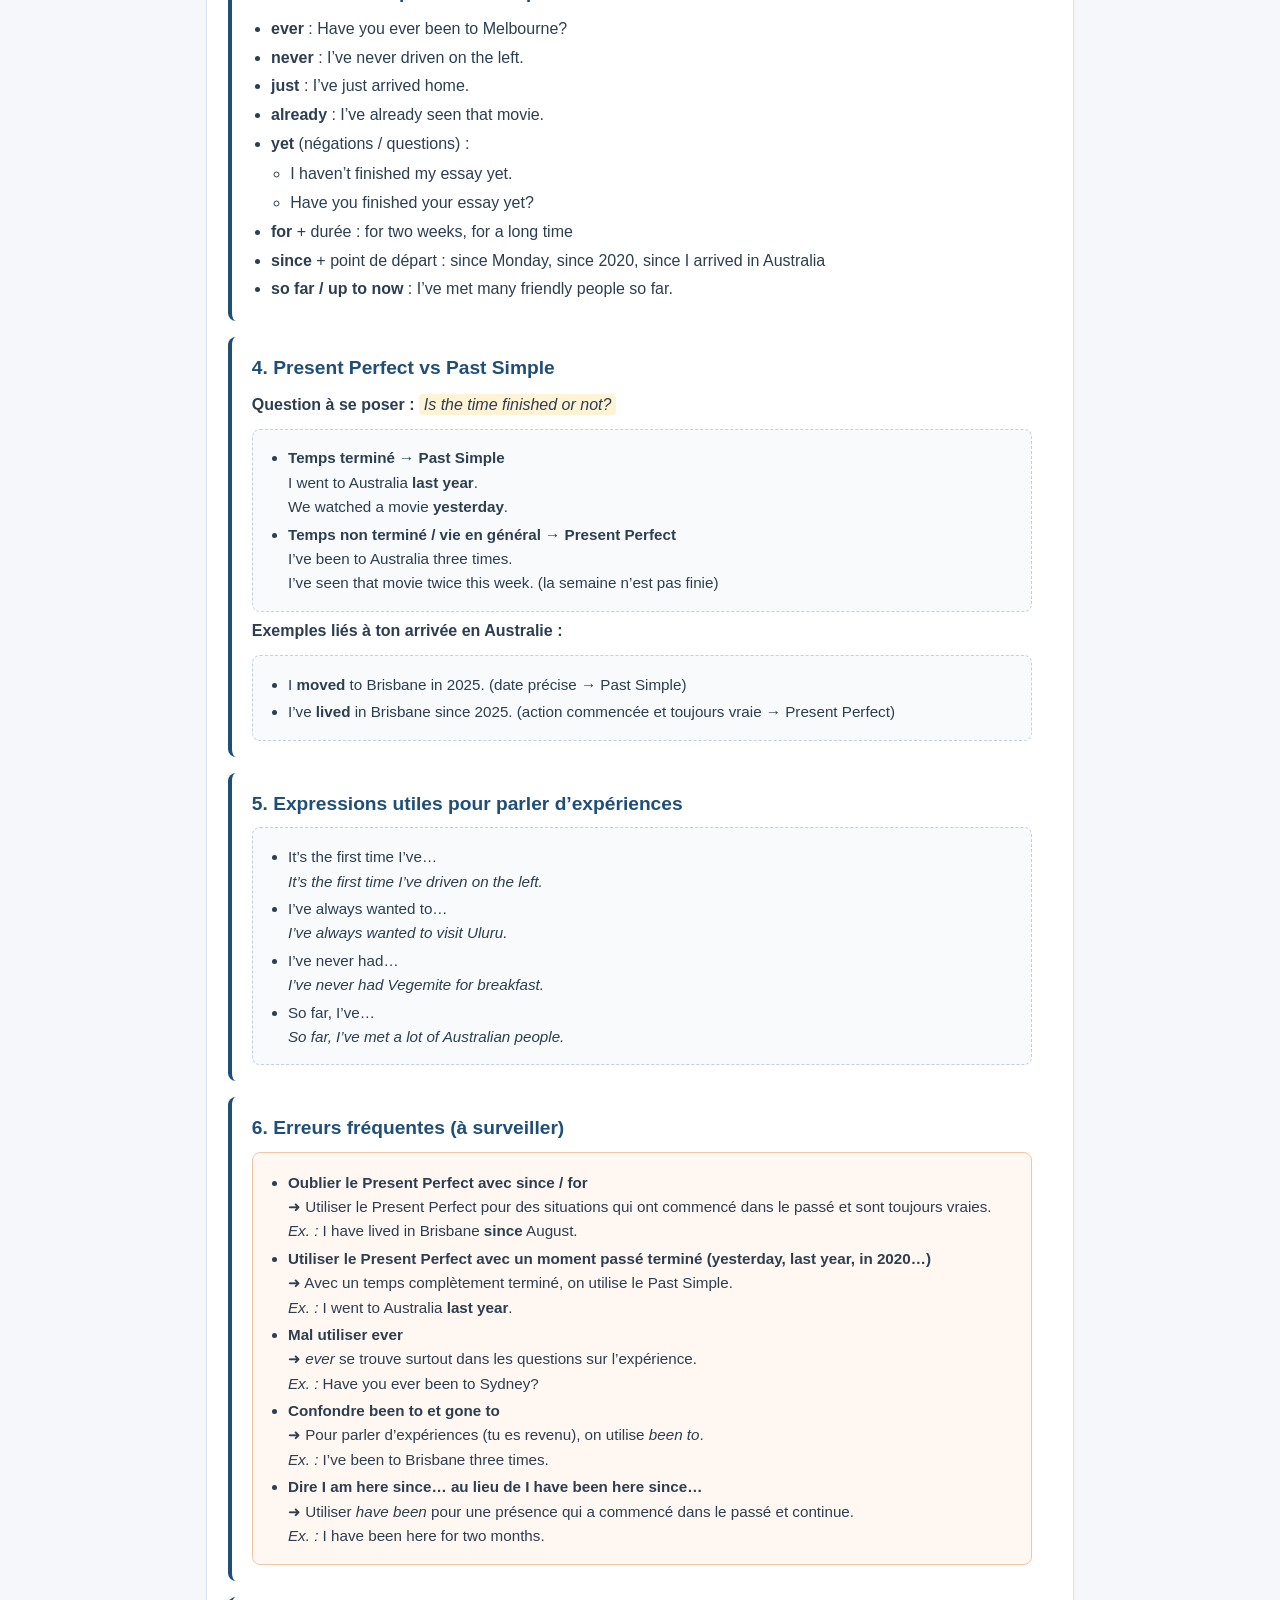
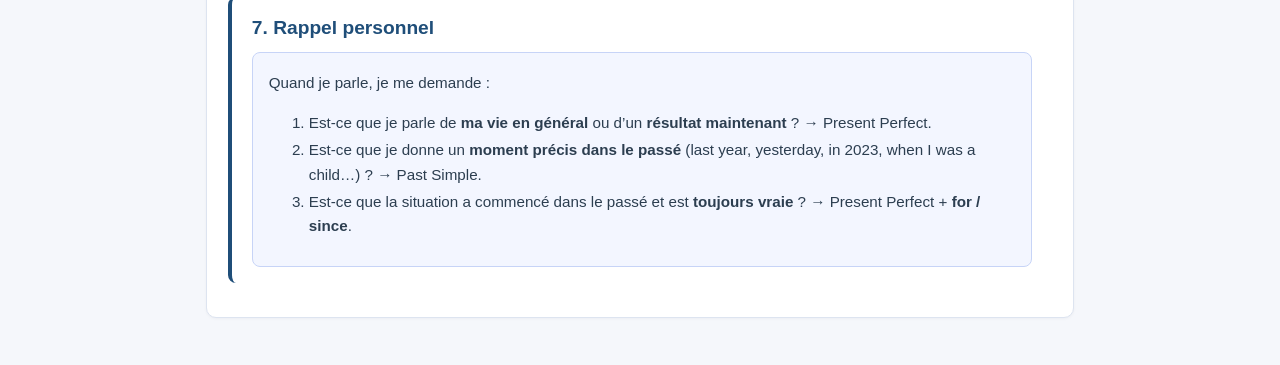
<file: grammar/2025-11-17-present-perfect.html>
<!DOCTYPE html>
<html lang="en">
<head>
  <meta charset="UTF-8">
  <title>Grammar – Present Perfect – experiences</title>
  <link rel="stylesheet" href="../css/style.css">
</head>
<body>
  <header>
    <h1>My English Grammar & Progress Journal</h1>
    <nav>
      <a href="../index.html#dashboard">Dashboard</a>
      <a href="../index.html#grammar-bank">Grammar Bank</a>
      <a href="../index.html#progress">Lesson History</a>
    </nav>
  </header>

  <main>
    <div class="card">
      <h2>Present Perfect – experiences</h2>

      <div class="tag-row">
        <span class="tag">B1–B2</span>
        <span class="tag">Tenses</span>
        <span class="tag">Speaking</span>
        <span class="tag">Life in Australia</span>
      </div>

      <!-- 1. Forme -->
      <section class="grammar-section">
        <h3>1. Forme</h3>

        <p><strong>Structure de base :</strong> <code>have / has + past participle (V3)</code></p>

        <table>
          <thead>
            <tr>
              <th>Type</th>
              <th>Structure</th>
              <th>Exemples</th>
            </tr>
          </thead>
          <tbody>
            <tr>
              <td>Affirmative</td>
              <td><code>subject + have / has + V3</code></td>
              <td>
                I <strong>have visited</strong> Sydney.<br>
                He <strong>has visited</strong> Sydney.
              </td>
            </tr>
            <tr>
              <td>Négative</td>
              <td><code>subject + have / has + not + V3</code></td>
              <td>
                I <strong>have not visited</strong> Sydney.<br>
                He <strong>has not visited</strong> Sydney.
              </td>
            </tr>
            <tr>
              <td>Interrogative</td>
              <td><code>Have / Has + subject + V3&nbsp;?</code></td>
              <td>
                <strong>Have</strong> you visited Sydney?<br>
                <strong>Has</strong> he visited Sydney?
              </td>
            </tr>
          </tbody>
        </table>

        <div class="note-box">
          <p><strong>Contractions très fréquentes :</strong></p>
          <ul>
            <li>I’ve, you’ve, we’ve, they’ve = I/you/we/they <em>have</em></li>
            <li>he’s, she’s, it’s = he/she/it <em>has</em></li>
            <li>haven’t = have not • hasn’t = has not</li>
          </ul>
        </div>
      </section>

      <!-- 2. Principaux usages -->
      <section class="grammar-section">
        <h3>2. Principaux usages</h3>

        <h4>a) Expériences de vie (sans moment précis)</h4>
        <p>On parle de ce qu’on a déjà fait / jamais fait <strong>dans sa vie</strong>, sans dire quand.</p>

        <div class="example-box">
          <ul>
            <li>I’ve visited Sydney three times.</li>
            <li>I’ve never seen a koala in the wild.</li>
            <li>Have you ever tried surfing?</li>
          </ul>
        </div>

        <p><strong>Idée clé :</strong> on pense à l’<strong>expérience</strong>, pas au moment exact.</p>

        <h4>b) Résultat dans le présent (action récente)</h4>
        <p>L’action est terminée, mais on voit le <strong>résultat maintenant</strong>.</p>

        <div class="example-box">
          <ul>
            <li>I’ve just finished my homework. (Maintenant, c’est fait.)</li>
            <li>She’s broken her phone. (Le téléphone est cassé maintenant.)</li>
            <li>We’ve already eaten. (Donc, on n’a plus faim.)</li>
          </ul>
        </div>

        <h4>c) Actions commencées dans le passé et toujours vraies</h4>
        <p>Souvent avec <strong>for</strong> / <strong>since</strong>.</p>

        <div class="example-box">
          <ul>
            <li>I’ve lived in Brisbane <strong>for</strong> two months.</li>
            <li>He’s worked at this company <strong>since</strong> 2023.</li>
            <li>We’ve known each other <strong>for</strong> a long time.</li>
          </ul>
        </div>

        <p>
          On utilise très souvent le Present Perfect avec des verbes d’état :
          <em>know, like, love, hate, live, work, have (possession), be, believe…</em>
        </p>
      </section>

      <!-- 3. Mots-clés -->
      <section class="grammar-section">
        <h3>3. Mots-clés / expressions fréquentes</h3>

        <ul>
          <li><strong>ever</strong> : Have you ever been to Melbourne?</li>
          <li><strong>never</strong> : I’ve never driven on the left.</li>
          <li><strong>just</strong> : I’ve just arrived home.</li>
          <li><strong>already</strong> : I’ve already seen that movie.</li>
          <li>
            <strong>yet</strong> (négations / questions) :
            <ul>
              <li>I haven’t finished my essay yet.</li>
              <li>Have you finished your essay yet?</li>
            </ul>
          </li>
          <li><strong>for</strong> + durée : for two weeks, for a long time</li>
          <li><strong>since</strong> + point de départ : since Monday, since 2020, since I arrived in Australia</li>
          <li><strong>so far / up to now</strong> : I’ve met many friendly people so far.</li>
        </ul>
      </section>

      <!-- 4. Present Perfect vs Past Simple -->
      <section class="grammar-section">
        <h3>4. Present Perfect vs Past Simple</h3>

        <p>
          <strong>Question à se poser :</strong>
          <span class="highlight"><em>Is the time finished or not?</em></span>
        </p>

        <div class="example-box">
          <ul>
            <li>
              <strong>Temps terminé → Past Simple</strong><br>
              I went to Australia <strong>last year</strong>.<br>
              We watched a movie <strong>yesterday</strong>.
            </li>
            <li>
              <strong>Temps non terminé / vie en général → Present Perfect</strong><br>
              I’ve been to Australia three times.<br>
              I’ve seen that movie twice this week. (la semaine n’est pas finie)
            </li>
          </ul>
        </div>

        <p><strong>Exemples liés à ton arrivée en Australie :</strong></p>

        <div class="example-box">
          <ul>
            <li>I <strong>moved</strong> to Brisbane in 2025. (date précise → Past Simple)</li>
            <li>I’ve <strong>lived</strong> in Brisbane since 2025. (action commencée et toujours vraie → Present Perfect)</li>
          </ul>
        </div>
      </section>

      <!-- 5. Expressions utiles -->
      <section class="grammar-section">
        <h3>5. Expressions utiles pour parler d’expériences</h3>

        <div class="example-box">
          <ul>
            <li>
              It’s the first time I’ve…<br>
              <em>It’s the first time I’ve driven on the left.</em>
            </li>
            <li>
              I’ve always wanted to…<br>
              <em>I’ve always wanted to visit Uluru.</em>
            </li>
            <li>
              I’ve never had…<br>
              <em>I’ve never had Vegemite for breakfast.</em>
            </li>
            <li>
              So far, I’ve…<br>
              <em>So far, I’ve met a lot of Australian people.</em>
            </li>
          </ul>
        </div>
      </section>

      <!-- 6. Erreurs fréquentes -->
      <section class="grammar-section">
        <h3>6. Erreurs fréquentes (à surveiller)</h3>

        <div class="error-box">
          <ul>
            <li>
              <strong>Oublier le Present Perfect avec since / for</strong><br>
              ➜ Utiliser le Present Perfect pour des situations qui ont commencé dans le passé et sont toujours vraies.<br>
              <em>Ex. :</em> I have lived in Brisbane <strong>since</strong> August.
            </li>
            <li>
              <strong>Utiliser le Present Perfect avec un moment passé terminé (yesterday, last year, in 2020…)</strong><br>
              ➜ Avec un temps complètement terminé, on utilise le Past Simple.<br>
              <em>Ex. :</em> I went to Australia <strong>last year</strong>.
            </li>
            <li>
              <strong>Mal utiliser ever</strong><br>
              ➜ <em>ever</em> se trouve surtout dans les questions sur l’expérience.<br>
              <em>Ex. :</em> Have you ever been to Sydney?
            </li>
            <li>
              <strong>Confondre been to et gone to</strong><br>
              ➜ Pour parler d’expériences (tu es revenu), on utilise <em>been to</em>.<br>
              <em>Ex. :</em> I’ve been to Brisbane three times.
            </li>
            <li>
              <strong>Dire I am here since… au lieu de I have been here since…</strong><br>
              ➜ Utiliser <em>have been</em> pour une présence qui a commencé dans le passé et continue.<br>
              <em>Ex. :</em> I have been here for two months.
            </li>
          </ul>
        </div>
      </section>

      <!-- 7. Rappel personnel -->
      <section class="grammar-section">
        <h3>7. Rappel personnel</h3>

        <div class="note-box">
          <p>Quand je parle, je me demande :</p>
          <ol>
            <li>
              Est-ce que je parle de <strong>ma vie en général</strong> ou d’un
              <strong>résultat maintenant</strong> ? → Present Perfect.
            </li>
            <li>
              Est-ce que je donne un <strong>moment précis dans le passé</strong>
              (last year, yesterday, in 2023, when I was a child…) ? → Past Simple.
            </li>
            <li>
              Est-ce que la situation a commencé dans le passé et est
              <strong>toujours vraie</strong> ? → Present Perfect + <strong>for / since</strong>.
            </li>
          </ol>
        </div>
      </section>
    </div>
  </main>
</body>
</html>
</file>
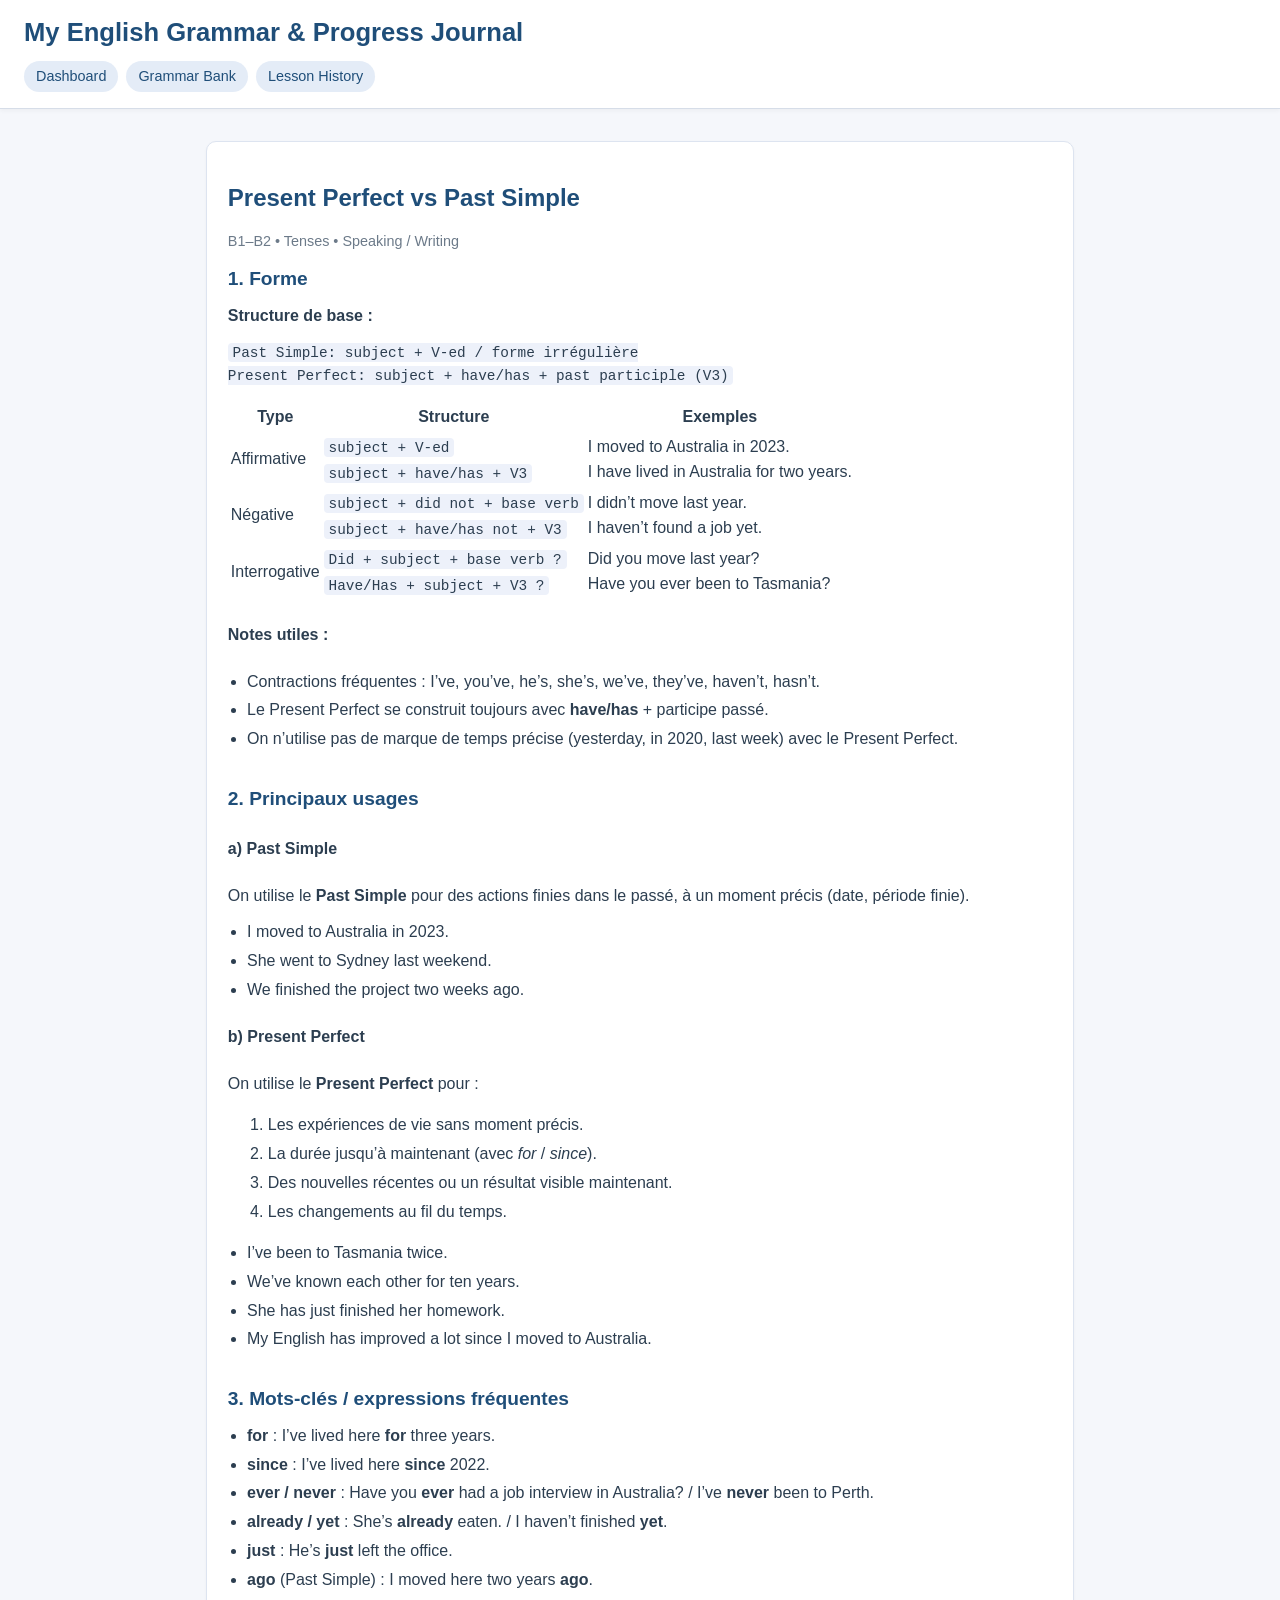
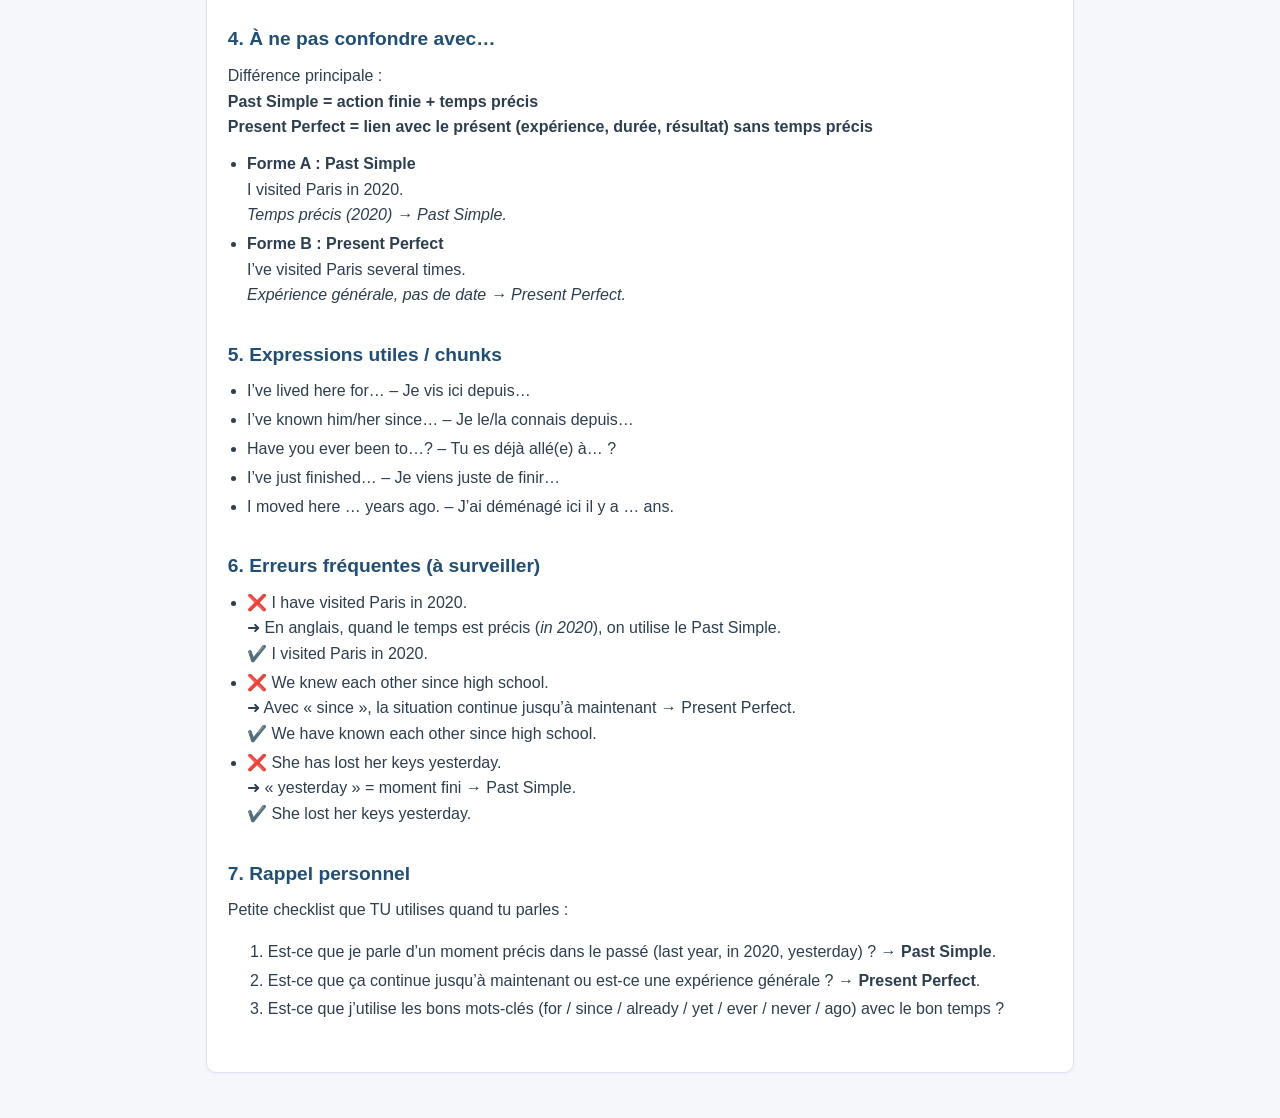
<file: grammar/B1-Present-perfect-vs-past-simple.html>
<!DOCTYPE html>
<html lang="en">
<head>
  <meta charset="UTF-8" />
  <title>Present Perfect vs Past Simple – My English Grammar & Progress Journal</title>
  <meta name="viewport" content="width=device-width, initial-scale=1" />
  <link rel="stylesheet" href="../css/style.css" />
</head>
<body>
  <header>
    <h1>My English Grammar & Progress Journal</h1>
    <nav>
      <a href="../index.html#dashboard">Dashboard</a>
      <a href="../index.html#grammar-bank">Grammar Bank</a>
      <a href="../index.html#progress">Lesson History</a>
    </nav>
  </header>

  <main>
    <article class="card">
      <h2>Present Perfect vs Past Simple</h2>
      <p class="meta">B1–B2 • Tenses • Speaking / Writing</p>

      <!-- 1. Forme -->
      <section>
        <h3>1. Forme</h3>
        <p><strong>Structure de base :</strong></p>
        <pre><code>Past Simple: subject + V-ed / forme irrégulière
Present Perfect: subject + have/has + past participle (V3)</code></pre>

        <table>
          <thead>
            <tr>
              <th>Type</th>
              <th>Structure</th>
              <th>Exemples</th>
            </tr>
          </thead>
          <tbody>
            <tr>
              <td>Affirmative</td>
              <td>
                <code>subject + V-ed</code><br>
                <code>subject + have/has + V3</code>
              </td>
              <td>
                I moved to Australia in 2023.<br>
                I have lived in Australia for two years.
              </td>
            </tr>
            <tr>
              <td>Négative</td>
              <td>
                <code>subject + did not + base verb</code><br>
                <code>subject + have/has not + V3</code>
              </td>
              <td>
                I didn’t move last year.<br>
                I haven’t found a job yet.
              </td>
            </tr>
            <tr>
              <td>Interrogative</td>
              <td>
                <code>Did + subject + base verb ?</code><br>
                <code>Have/Has + subject + V3 ?</code>
              </td>
              <td>
                Did you move last year?<br>
                Have you ever been to Tasmania?
              </td>
            </tr>
          </tbody>
        </table>

        <h4>Notes utiles :</h4>
        <ul>
          <li>Contractions fréquentes : I’ve, you’ve, he’s, she’s, we’ve, they’ve, haven’t, hasn’t.</li>
          <li>Le Present Perfect se construit toujours avec <strong>have/has</strong> + participe passé.</li>
          <li>On n’utilise pas de marque de temps précise (yesterday, in 2020, last week) avec le Present Perfect.</li>
        </ul>
      </section>

      <!-- 2. Principaux usages -->
      <section>
        <h3>2. Principaux usages</h3>

        <h4>a) Past Simple</h4>
        <p>
          On utilise le <strong>Past Simple</strong> pour des actions finies dans le passé,
          à un moment précis (date, période finie).
        </p>
        <ul>
          <li>I moved to Australia in 2023.</li>
          <li>She went to Sydney last weekend.</li>
          <li>We finished the project two weeks ago.</li>
        </ul>

        <h4>b) Present Perfect</h4>
        <p>
          On utilise le <strong>Present Perfect</strong> pour :
        </p>
        <ol>
          <li>Les expériences de vie sans moment précis.</li>
          <li>La durée jusqu’à maintenant (avec <em>for</em> / <em>since</em>).</li>
          <li>Des nouvelles récentes ou un résultat visible maintenant.</li>
          <li>Les changements au fil du temps.</li>
        </ol>
        <ul>
          <li>I’ve been to Tasmania twice.</li>
          <li>We’ve known each other for ten years.</li>
          <li>She has just finished her homework.</li>
          <li>My English has improved a lot since I moved to Australia.</li>
        </ul>
      </section>

      <!-- 3. Mots-clés -->
      <section>
        <h3>3. Mots-clés / expressions fréquentes</h3>
        <ul>
          <li><strong>for</strong> : I’ve lived here <strong>for</strong> three years.</li>
          <li><strong>since</strong> : I’ve lived here <strong>since</strong> 2022.</li>
          <li><strong>ever / never</strong> : Have you <strong>ever</strong> had a job interview in Australia? / I’ve <strong>never</strong> been to Perth.</li>
          <li><strong>already / yet</strong> : She’s <strong>already</strong> eaten. / I haven’t finished <strong>yet</strong>.</li>
          <li><strong>just</strong> : He’s <strong>just</strong> left the office.</li>
          <li><strong>ago</strong> (Past Simple) : I moved here two years <strong>ago</strong>.</li>
        </ul>
      </section>

      <!-- 4. À ne pas confondre -->
      <section>
        <h3>4. À ne pas confondre avec…</h3>
        <p>
          Différence principale :<br>
          <strong>Past Simple = action finie + temps précis</strong><br>
          <strong>Present Perfect = lien avec le présent (expérience, durée, résultat) sans temps précis</strong>
        </p>
        <ul>
          <li>
            <strong>Forme A : Past Simple</strong><br>
            I visited Paris in 2020.<br>
            <em>Temps précis (2020) → Past Simple.</em>
          </li>
          <li>
            <strong>Forme B : Present Perfect</strong><br>
            I’ve visited Paris several times.<br>
            <em>Expérience générale, pas de date → Present Perfect.</em>
          </li>
        </ul>
      </section>

      <!-- 5. Expressions utiles -->
      <section>
        <h3>5. Expressions utiles / chunks</h3>
        <ul>
          <li>I’ve lived here for… – Je vis ici depuis…</li>
          <li>I’ve known him/her since… – Je le/la connais depuis…</li>
          <li>Have you ever been to…? – Tu es déjà allé(e) à… ?</li>
          <li>I’ve just finished… – Je viens juste de finir…</li>
          <li>I moved here … years ago. – J’ai déménagé ici il y a … ans.</li>
        </ul>
      </section>

      <!-- 6. Erreurs fréquentes -->
      <section>
        <h3>6. Erreurs fréquentes (à surveiller)</h3>
        <ul>
          <li>
            ❌ I have visited Paris in 2020.<br>
            ➜ En anglais, quand le temps est précis (<em>in 2020</em>), on utilise le Past Simple.<br>
            ✔️ I visited Paris in 2020.
          </li>
          <li>
            ❌ We knew each other since high school.<br>
            ➜ Avec « since », la situation continue jusqu’à maintenant → Present Perfect.<br>
            ✔️ We have known each other since high school.
          </li>
          <li>
            ❌ She has lost her keys yesterday.<br>
            ➜ « yesterday » = moment fini → Past Simple.<br>
            ✔️ She lost her keys yesterday.
          </li>
        </ul>
      </section>

      <!-- 7. Rappel personnel -->
      <section>
        <h3>7. Rappel personnel</h3>
        <p>Petite checklist que TU utilises quand tu parles :</p>
        <ol>
          <li>Est-ce que je parle d’un moment précis dans le passé (last year, in 2020, yesterday) ? → <strong>Past Simple</strong>.</li>
          <li>Est-ce que ça continue jusqu’à maintenant ou est-ce une expérience générale ? → <strong>Present Perfect</strong>.</li>
          <li>Est-ce que j’utilise les bons mots-clés (for / since / already / yet / ever / never / ago) avec le bon temps ?</li>
        </ol>
      </section>
    </article>
  </main>
</body>
</html>
</file>
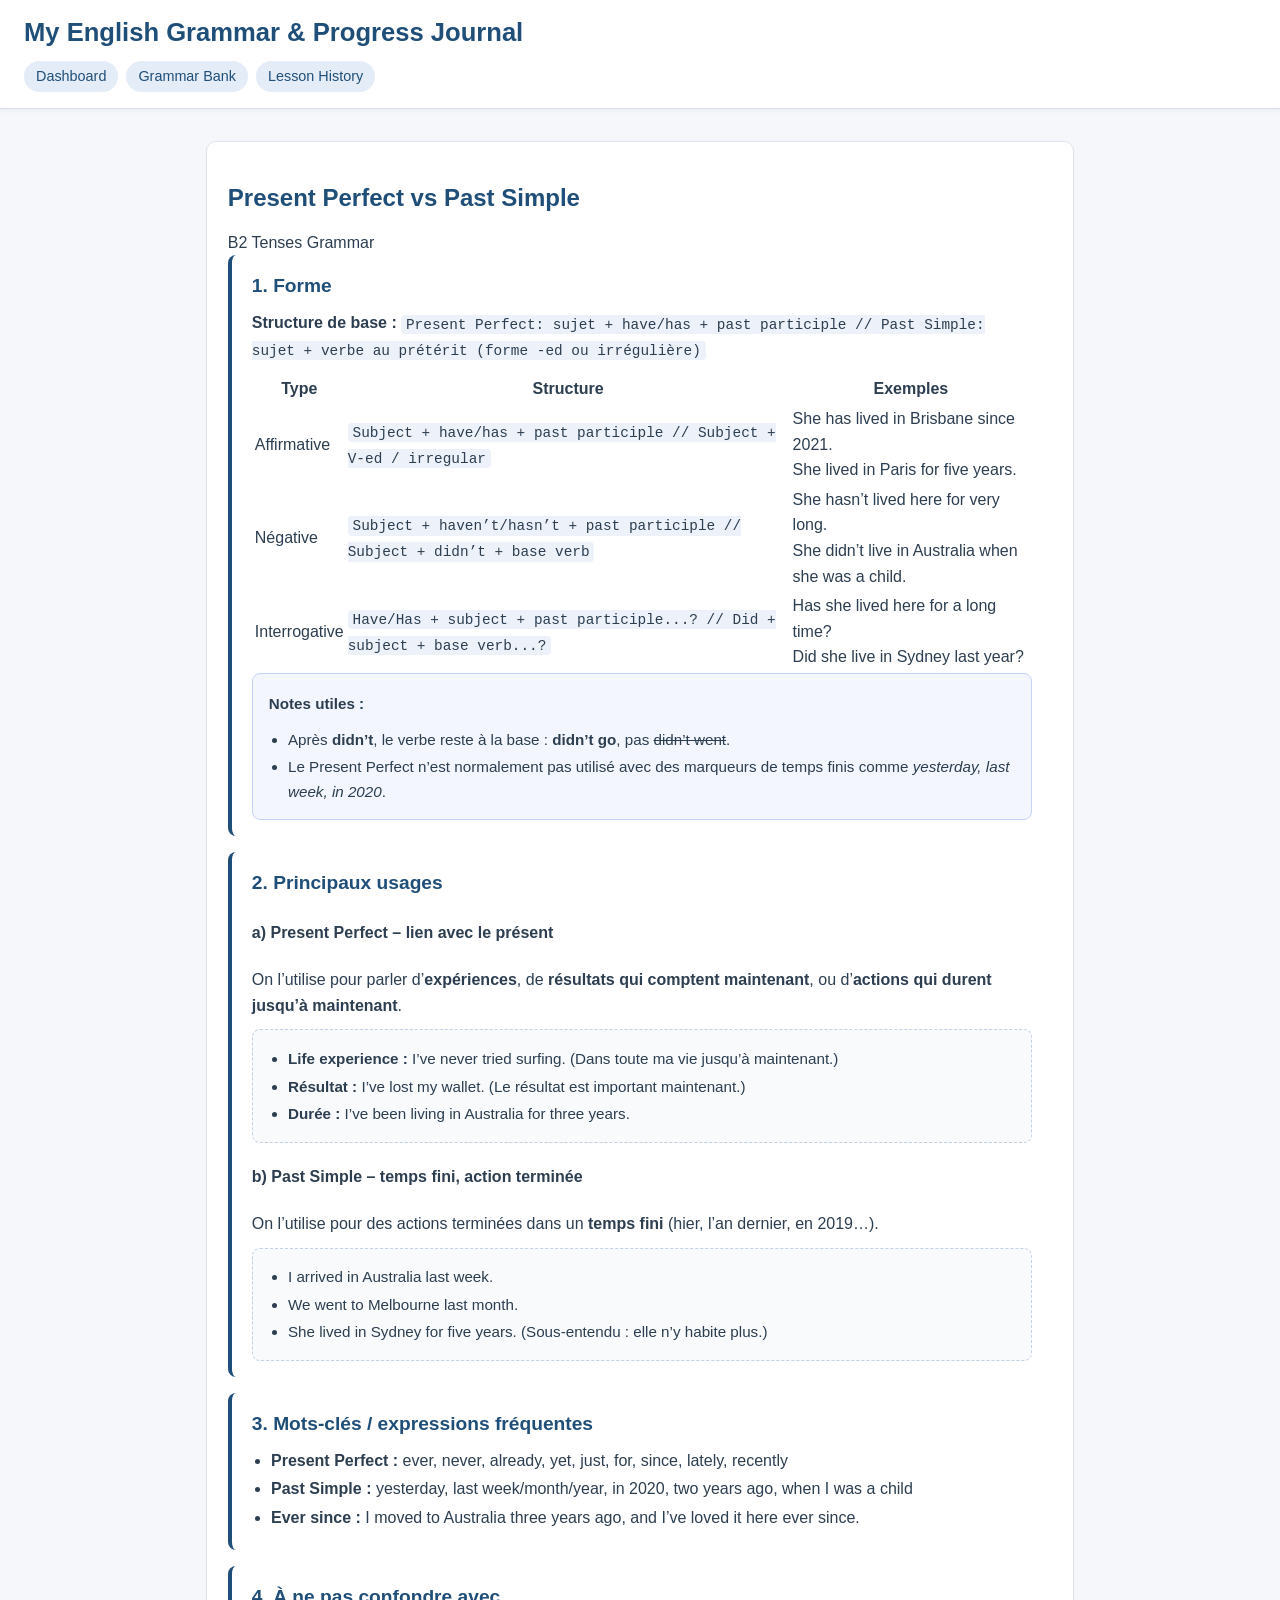
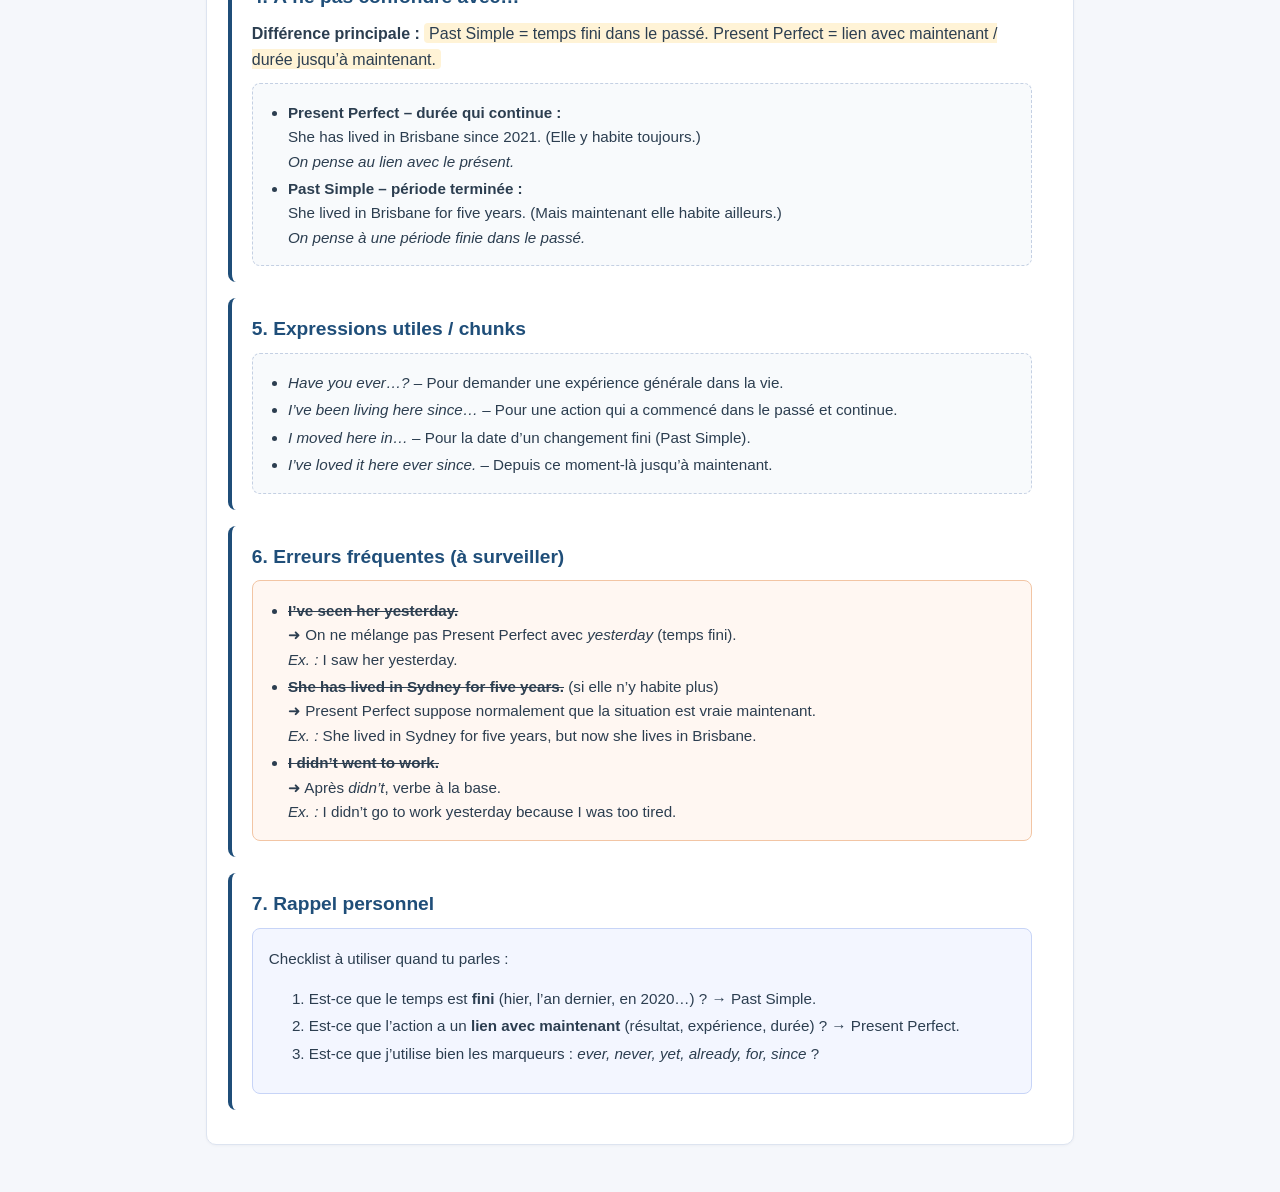
<file: grammar/B2-Present-perfect-vs-past-simple.html>
<!DOCTYPE html>
<html lang="en">
<head>
  <meta charset="UTF-8">
  <title>Grammar – Present Perfect vs Past Simple</title>
  <meta name="viewport" content="width=device-width, initial-scale=1">
  <link rel="stylesheet" href="../css/style.css">
</head>
<body>
  <header>
    <h1>My English Grammar & Progress Journal</h1>
    <nav>
      <a href="../index.html#dashboard">Dashboard</a>
      <a href="../index.html#grammar-bank">Grammar Bank</a>
      <a href="../index.html#progress">Lesson History</a>
    </nav>
  </header>

  <main>
    <div class="card">
      <!-- TITRE + TAGS -->
      <h2>Present Perfect vs Past Simple</h2>

      <div class="tag-row">
        <span class="tag">B2</span>
        <span class="tag">Tenses</span>
        <span class="tag">Grammar</span>
      </div>

      <!-- 1. FORME -->
      <section class="grammar-section">
        <h3>1. Forme</h3>

        <p><strong>Structure de base :</strong> <code>Present Perfect: sujet + have/has + past participle // Past Simple: sujet + verbe au prétérit (forme -ed ou irrégulière)</code></p>

        <table>
          <thead>
            <tr>
              <th>Type</th>
              <th>Structure</th>
              <th>Exemples</th>
            </tr>
          </thead>
          <tbody>
            <tr>
              <td>Affirmative</td>
              <td><code>Subject + have/has + past participle // Subject + V-ed / irregular</code></td>
              <td>She has lived in Brisbane since 2021.<br>She lived in Paris for five years.</td>
            </tr>
            <tr>
              <td>Négative</td>
              <td><code>Subject + haven’t/hasn’t + past participle // Subject + didn’t + base verb</code></td>
              <td>She hasn’t lived here for very long.<br>She didn’t live in Australia when she was a child.</td>
            </tr>
            <tr>
              <td>Interrogative</td>
              <td><code>Have/Has + subject + past participle...? // Did + subject + base verb...?</code></td>
              <td>Has she lived here for a long time?<br>Did she live in Sydney last year?</td>
            </tr>
          </tbody>
        </table>

        <div class="note-box">
          <p><strong>Notes utiles :</strong></p>
          <ul>
            <li>Après <strong>didn’t</strong>, le verbe reste à la base : <strong>didn’t go</strong>, pas <s>didn’t went</s>.</li>
            <li>Le Present Perfect n’est normalement pas utilisé avec des marqueurs de temps finis comme <em>yesterday, last week, in 2020</em>.</li>
          </ul>
        </div>
      </section>

      <!-- 2. PRINCIPAUX USAGES -->
      <section class="grammar-section">
        <h3>2. Principaux usages</h3>

        <h4>a) Present Perfect – lien avec le présent</h4>
        <p>On l’utilise pour parler d’<strong>expériences</strong>, de <strong>résultats qui comptent maintenant</strong>, ou d’<strong>actions qui durent jusqu’à maintenant</strong>.</p>
        <div class="example-box">
          <ul>
            <li><strong>Life experience :</strong> I’ve never tried surfing. (Dans toute ma vie jusqu’à maintenant.)</li>
            <li><strong>Résultat :</strong> I’ve lost my wallet. (Le résultat est important maintenant.)</li>
            <li><strong>Durée :</strong> I’ve been living in Australia for three years.</li>
          </ul>
        </div>

        <h4>b) Past Simple – temps fini, action terminée</h4>
        <p>On l’utilise pour des actions terminées dans un <strong>temps fini</strong> (hier, l’an dernier, en 2019…).</p>
        <div class="example-box">
          <ul>
            <li>I arrived in Australia last week.</li>
            <li>We went to Melbourne last month.</li>
            <li>She lived in Sydney for five years. (Sous-entendu : elle n’y habite plus.)</li>
          </ul>
        </div>
      </section>

      <!-- 3. MOTS-CLÉS / MARQUEURS -->
      <section class="grammar-section">
        <h3>3. Mots-clés / expressions fréquentes</h3>

        <ul>
          <li><strong>Present Perfect :</strong> ever, never, already, yet, just, for, since, lately, recently</li>
          <li><strong>Past Simple :</strong> yesterday, last week/month/year, in 2020, two years ago, when I was a child</li>
          <li><strong>Ever since :</strong> I moved to Australia three years ago, and I’ve loved it here ever since.</li>
        </ul>
      </section>

      <!-- 4. À NE PAS CONFONDRE AVEC… -->
      <section class="grammar-section">
        <h3>4. À ne pas confondre avec…</h3>

        <p>
          <strong>Différence principale :</strong>
          <span class="highlight">Past Simple = temps fini dans le passé. Present Perfect = lien avec maintenant / durée jusqu’à maintenant.</span>
        </p>

        <div class="example-box">
          <ul>
            <li>
              <strong>Present Perfect – durée qui continue :</strong><br>
              She has lived in Brisbane since 2021. (Elle y habite toujours.)<br>
              <em>On pense au lien avec le présent.</em>
            </li>
            <li>
              <strong>Past Simple – période terminée :</strong><br>
              She lived in Brisbane for five years. (Mais maintenant elle habite ailleurs.)<br>
              <em>On pense à une période finie dans le passé.</em>
            </li>
          </ul>
        </div>
      </section>

      <!-- 5. EXPRESSIONS UTILES / CHUNKS -->
      <section class="grammar-section">
        <h3>5. Expressions utiles / chunks</h3>

        <div class="example-box">
          <ul>
            <li><em>Have you ever…?</em> – Pour demander une expérience générale dans la vie.</li>
            <li><em>I’ve been living here since…</em> – Pour une action qui a commencé dans le passé et continue.</li>
            <li><em>I moved here in…</em> – Pour la date d’un changement fini (Past Simple).</li>
            <li><em>I’ve loved it here ever since.</em> – Depuis ce moment-là jusqu’à maintenant.</li>
          </ul>
        </div>
      </section>

      <!-- 6. ERREURS FRÉQUENTES -->
      <section class="grammar-section">
        <h3>6. Erreurs fréquentes (à surveiller)</h3>

        <div class="error-box">
          <ul>
            <li>
              <strong><s>I’ve seen her yesterday.</s></strong><br>
              ➜ On ne mélange pas Present Perfect avec <em>yesterday</em> (temps fini).<br>
              <em>Ex. :</em> I saw her yesterday.
            </li>
            <li>
              <strong><s>She has lived in Sydney for five years.</s></strong> (si elle n’y habite plus)<br>
              ➜ Present Perfect suppose normalement que la situation est vraie maintenant.<br>
              <em>Ex. :</em> She lived in Sydney for five years, but now she lives in Brisbane.
            </li>
            <li>
              <strong><s>I didn’t went to work.</s></strong><br>
              ➜ Après <em>didn’t</em>, verbe à la base.<br>
              <em>Ex. :</em> I didn’t go to work yesterday because I was too tired.
            </li>
          </ul>
        </div>
      </section>

      <!-- 7. RAPPEL PERSONNEL -->
      <section class="grammar-section">
        <h3>7. Rappel personnel</h3>

        <div class="note-box">
          <p>Checklist à utiliser quand tu parles :</p>
          <ol>
            <li>Est-ce que le temps est <strong>fini</strong> (hier, l’an dernier, en 2020…) ? → Past Simple.</li>
            <li>Est-ce que l’action a un <strong>lien avec maintenant</strong> (résultat, expérience, durée) ? → Present Perfect.</li>
            <li>Est-ce que j’utilise bien les marqueurs : <em>ever, never, yet, already, for, since</em> ?</li>
          </ol>
        </div>
      </section>
    </div>
  </main>
</body>
</html>
</file>
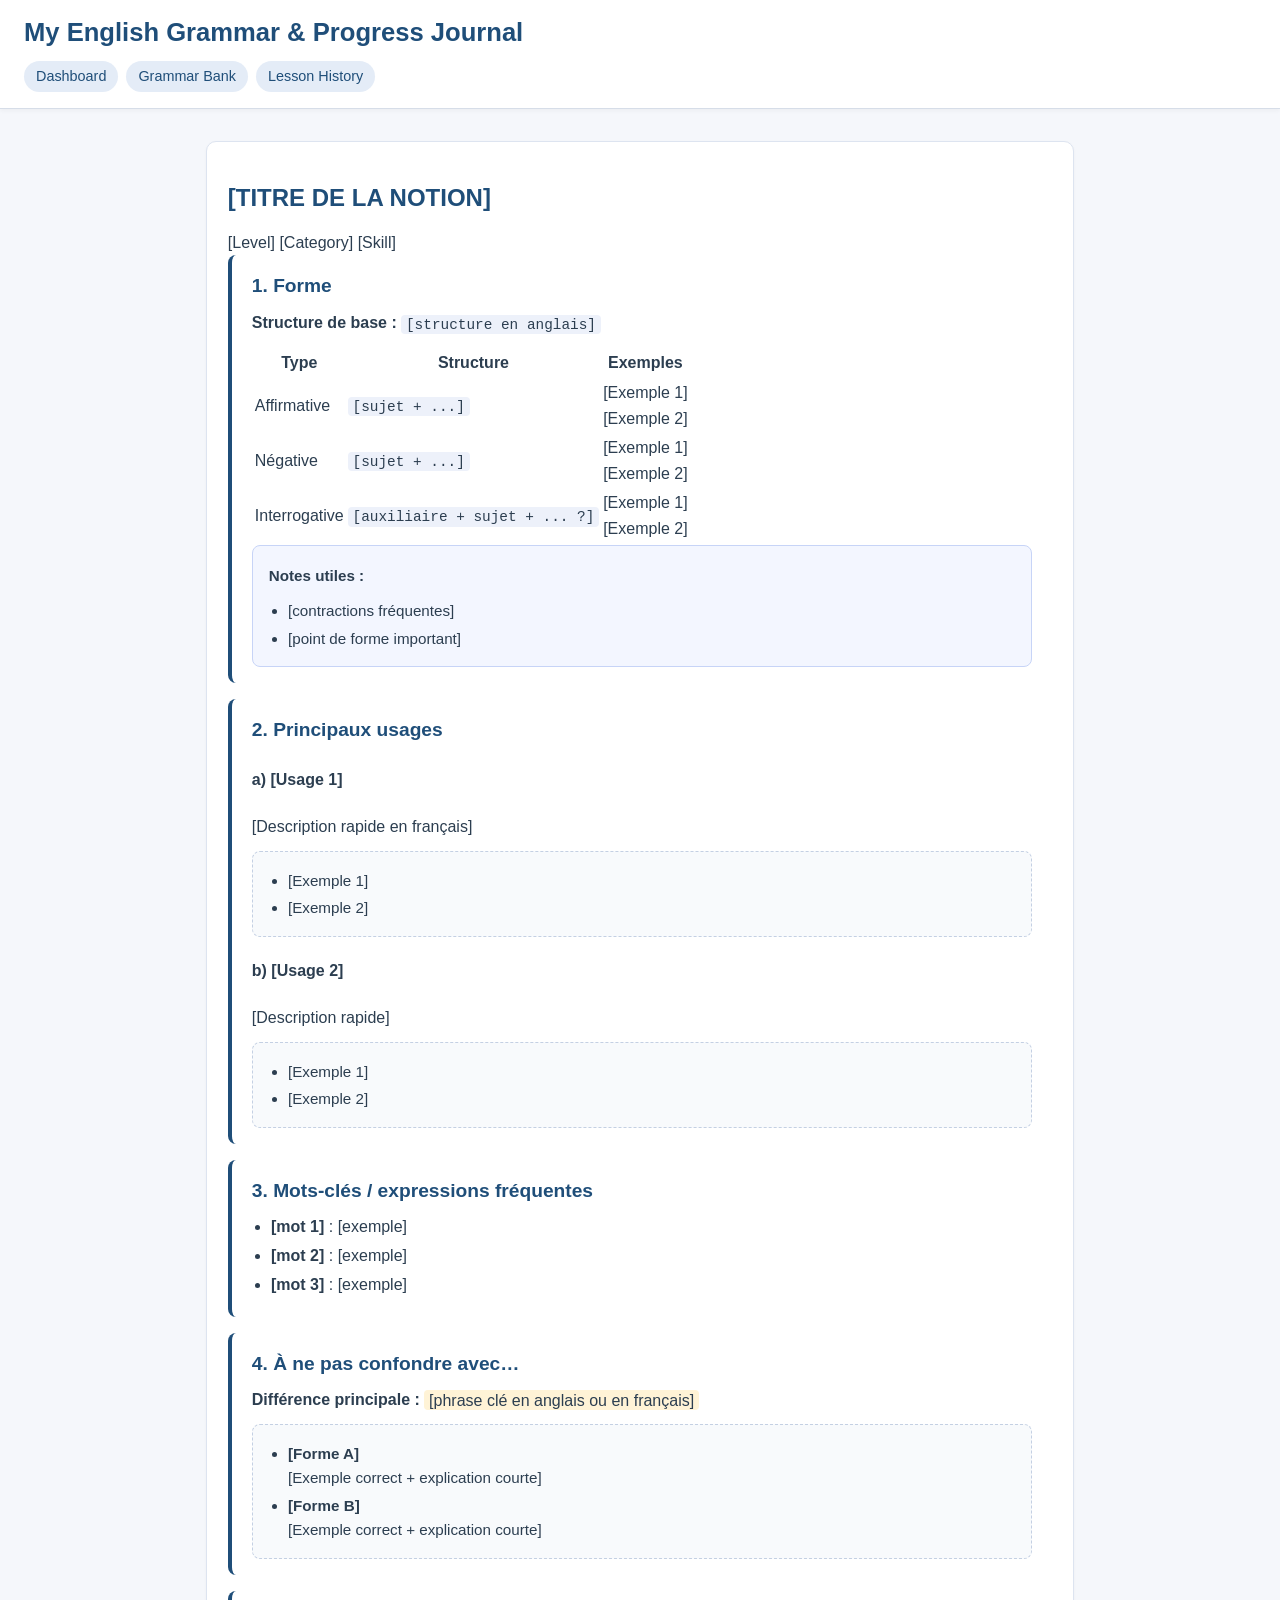
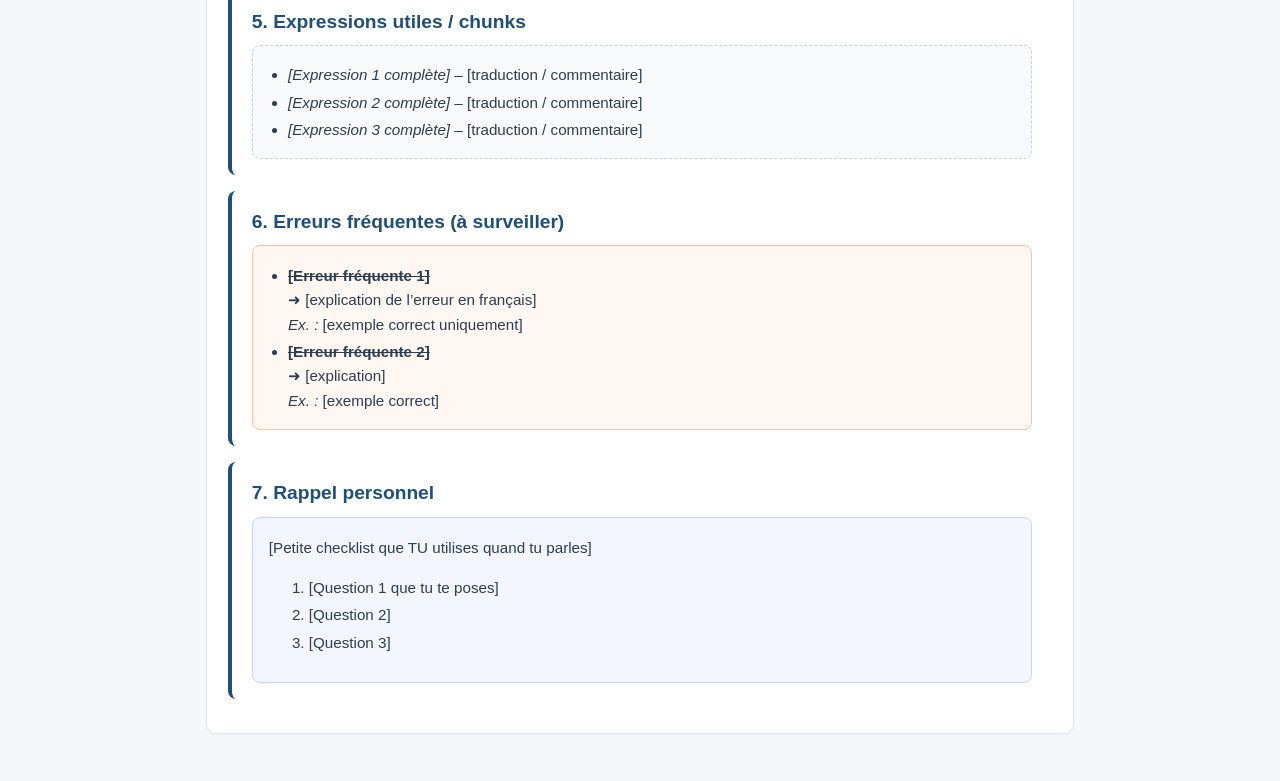
<file: grammar/grammar-template.html>
<!DOCTYPE html>
<html lang="en">
<head>
  <meta charset="UTF-8">
  <title>Grammar – [TITRE DE LA NOTION]</title>
  <meta name="viewport" content="width=device-width, initial-scale=1">
  <link rel="stylesheet" href="../css/style.css">
</head>
<body>
  <header>
    <h1>My English Grammar & Progress Journal</h1>
    <nav>
      <a href="../index.html#dashboard">Dashboard</a>
      <a href="../index.html#grammar-bank">Grammar Bank</a>
      <a href="../index.html#progress">Lesson History</a>
    </nav>
  </header>

  <main>
    <div class="card">
      <!-- TITRE + TAGS -->
      <h2>[TITRE DE LA NOTION]</h2>

      <div class="tag-row">
        <span class="tag">[Level]</span>
        <span class="tag">[Category]</span>
        <span class="tag">[Skill]</span>
        <!-- Ajoute / supprime des tags si besoin -->
      </div>

      <!-- 1. FORME -->
      <section class="grammar-section">
        <h3>1. Forme</h3>

        <!-- Brève définition / structure générale -->
        <p><strong>Structure de base :</strong> <code>[structure en anglais]</code></p>

        <!-- Option : tableau pour résumer les formes -->
        <table>
          <thead>
            <tr>
              <th>Type</th>
              <th>Structure</th>
              <th>Exemples</th>
            </tr>
          </thead>
          <tbody>
            <tr>
              <td>Affirmative</td>
              <td><code>[sujet + ...]</code></td>
              <td>[Exemple 1]<br>[Exemple 2]</td>
            </tr>
            <tr>
              <td>Négative</td>
              <td><code>[sujet + ...]</code></td>
              <td>[Exemple 1]<br>[Exemple 2]</td>
            </tr>
            <tr>
              <td>Interrogative</td>
              <td><code>[auxiliaire + sujet + ... ?]</code></td>
              <td>[Exemple 1]<br>[Exemple 2]</td>
            </tr>
          </tbody>
        </table>

        <div class="note-box">
          <p><strong>Notes utiles :</strong></p>
          <ul>
            <li>[contractions fréquentes]</li>
            <li>[point de forme important]</li>
          </ul>
        </div>
      </section>

      <!-- 2. PRINCIPAUX USAGES -->
      <section class="grammar-section">
        <h3>2. Principaux usages</h3>

        <h4>a) [Usage 1]</h4>
        <p>[Description rapide en français]</p>
        <div class="example-box">
          <ul>
            <li>[Exemple 1]</li>
            <li>[Exemple 2]</li>
          </ul>
        </div>

        <h4>b) [Usage 2]</h4>
        <p>[Description rapide]</p>
        <div class="example-box">
          <ul>
            <li>[Exemple 1]</li>
            <li>[Exemple 2]</li>
          </ul>
        </div>

        <!-- Ajoute c), d) si besoin -->
      </section>

      <!-- 3. MOTS-CLÉS / MARQUEURS -->
      <section class="grammar-section">
        <h3>3. Mots-clés / expressions fréquentes</h3>

        <ul>
          <li><strong>[mot 1]</strong> : [exemple]</li>
          <li><strong>[mot 2]</strong> : [exemple]</li>
          <li><strong>[mot 3]</strong> : [exemple]</li>
        </ul>
      </section>

      <!-- 4. CONTRASTE AVEC AUTRE FORME / TEMPS -->
      <section class="grammar-section">
        <h3>4. À ne pas confondre avec…</h3>

        <p>
          <strong>Différence principale :</strong>
          <span class="highlight">[phrase clé en anglais ou en français]</span>
        </p>

        <div class="example-box">
          <ul>
            <li>
              <strong>[Forme A]</strong><br>
              [Exemple correct + explication courte]
            </li>
            <li>
              <strong>[Forme B]</strong><br>
              [Exemple correct + explication courte]
            </li>
          </ul>
        </div>
      </section>

      <!-- 5. EXPRESSIONS UTILES -->
      <section class="grammar-section">
        <h3>5. Expressions utiles / chunks</h3>

        <div class="example-box">
          <ul>
            <li><em>[Expression 1 complète]</em> – [traduction / commentaire]</li>
            <li><em>[Expression 2 complète]</em> – [traduction / commentaire]</li>
            <li><em>[Expression 3 complète]</em> – [traduction / commentaire]</li>
          </ul>
        </div>
      </section>

      <!-- 6. ERREURS FRÉQUENTES -->
      <section class="grammar-section">
        <h3>6. Erreurs fréquentes (à surveiller)</h3>

        <div class="error-box">
          <ul>
            <li>
              <strong><s>[Erreur fréquente 1]</s></strong><br>
              ➜ [explication de l’erreur en français]<br>
              <em>Ex. :</em> [exemple correct uniquement]
            </li>
            <li>
              <strong><s>[Erreur fréquente 2]</s></strong><br>
              ➜ [explication]<br>
              <em>Ex. :</em> [exemple correct]
            </li>
          </ul>
        </div>
      </section>

      <!-- 7. RAPPEL PERSONNEL -->
      <section class="grammar-section">
        <h3>7. Rappel personnel</h3>

        <div class="note-box">
          <p>[Petite checklist que TU utilises quand tu parles]</p>
          <ol>
            <li>[Question 1 que tu te poses]</li>
            <li>[Question 2]</li>
            <li>[Question 3]</li>
          </ol>
        </div>
      </section>
    </div>
  </main>
</body>
</html>
</file>
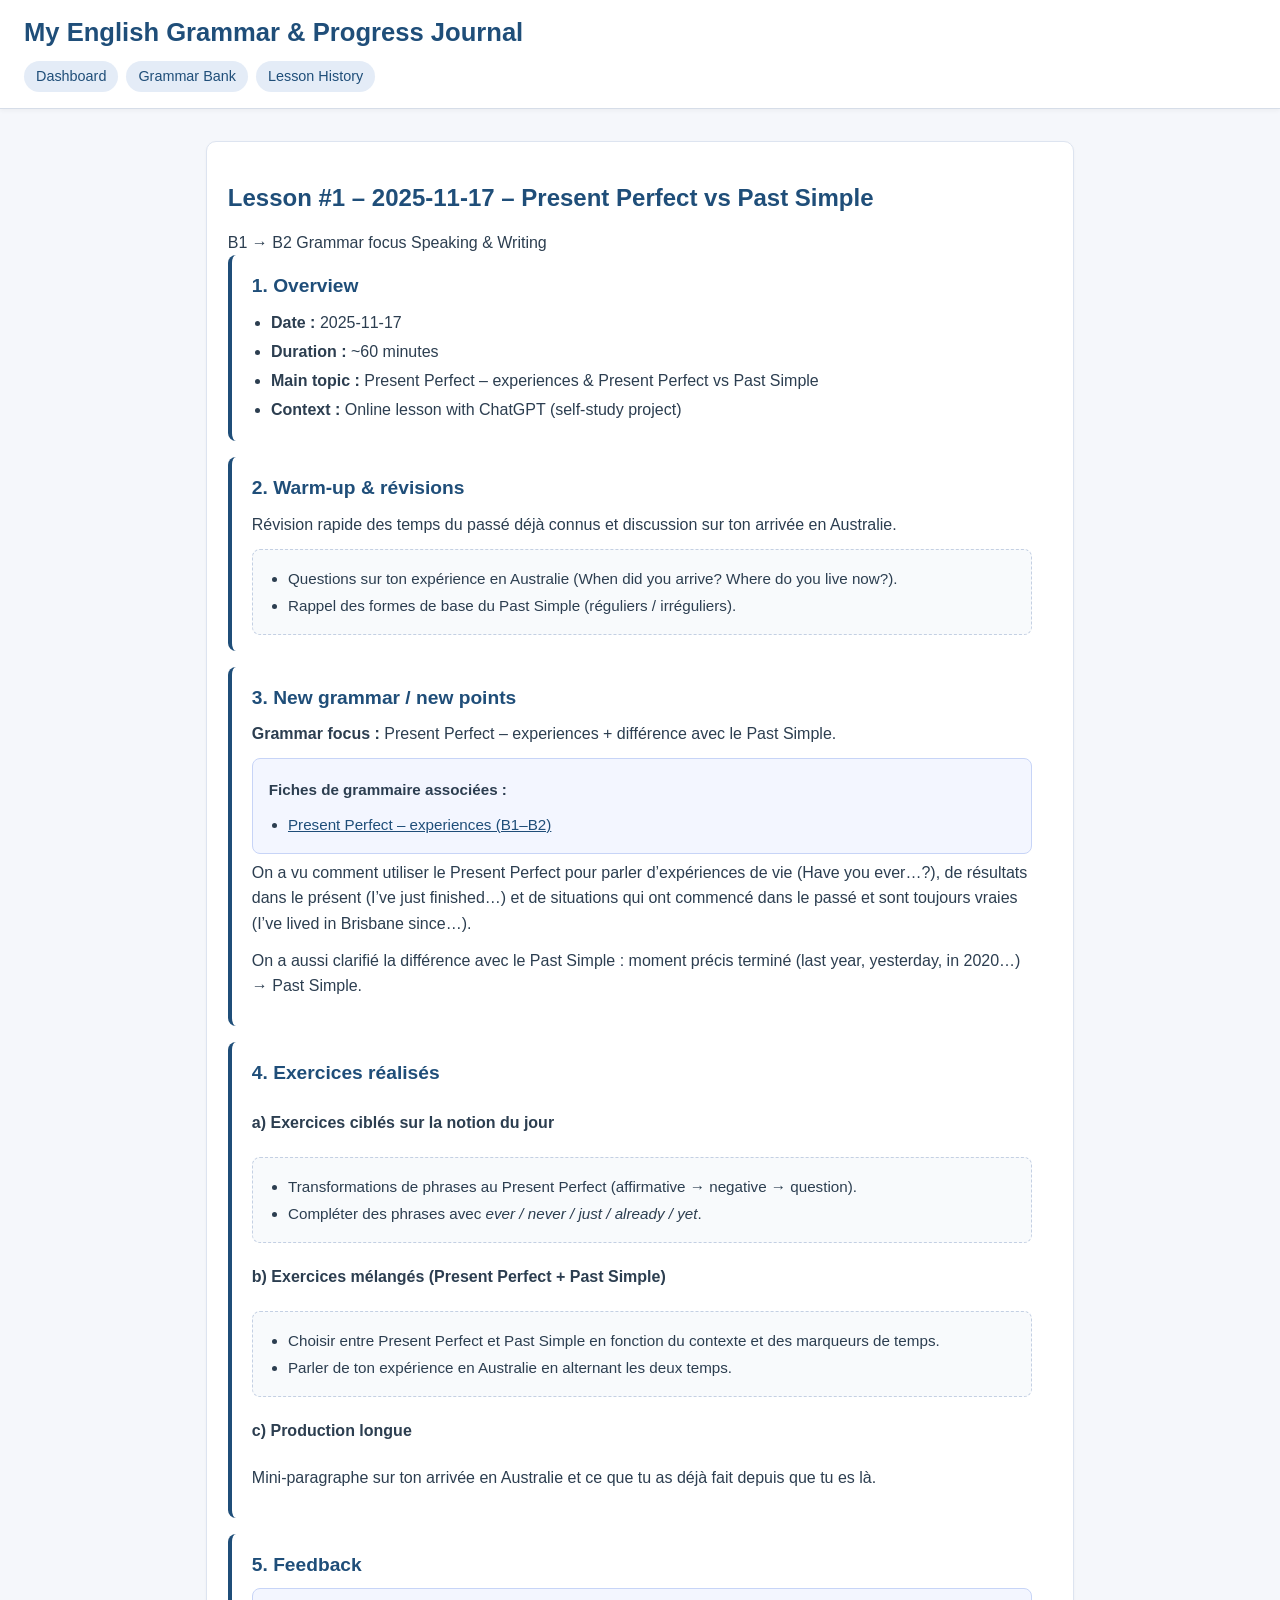
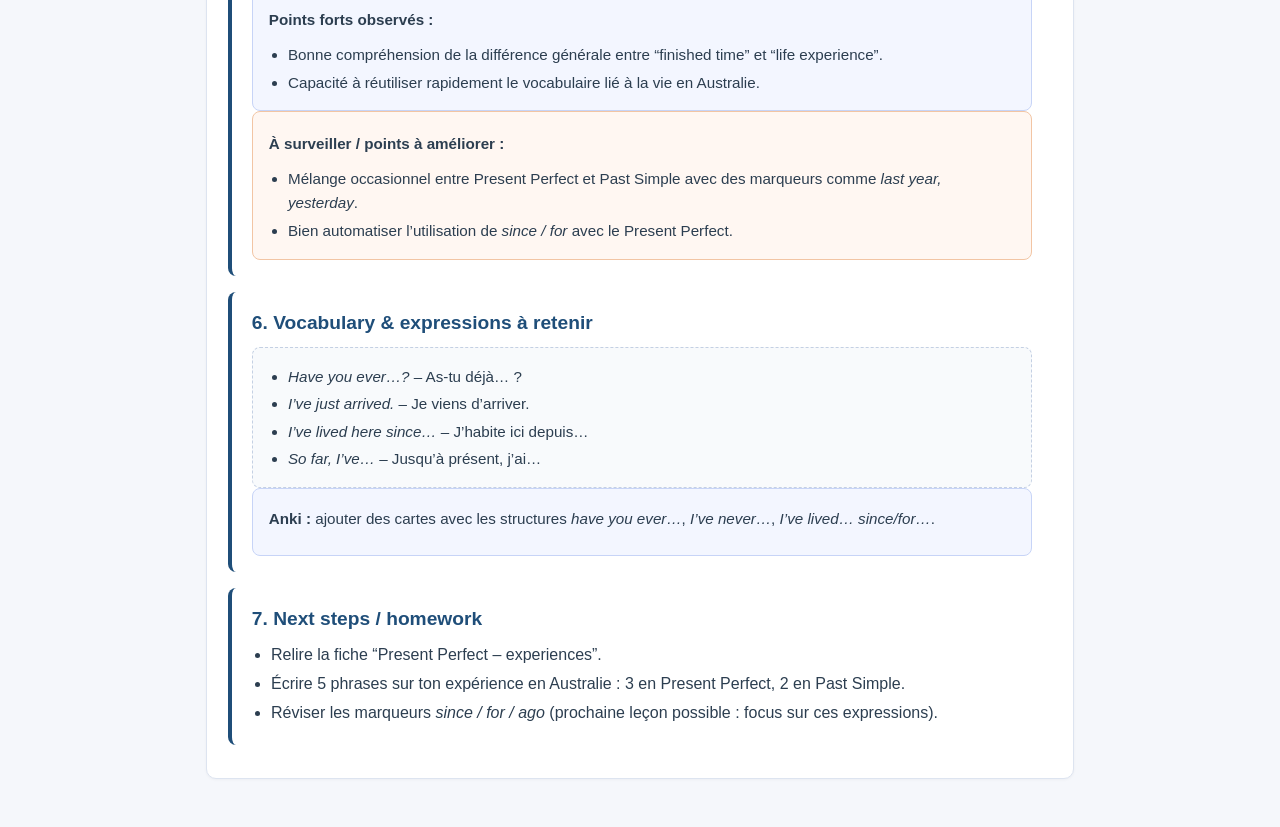
<file: progress/17.11.25-B1-Present-perfect.html>
<!DOCTYPE html>
<html lang="en">
<head>
  <meta charset="UTF-8">
  <title>Lesson – #1 – 2025-11-17 – Present Perfect vs Past Simple</title>
  <meta name="viewport" content="width=device-width, initial-scale=1">
  <link rel="stylesheet" href="../css/style.css">
</head>
<body>
  <header>
    <h1>My English Grammar & Progress Journal</h1>
    <nav>
      <a href="../index.html#dashboard">Dashboard</a>
      <a href="../index.html#grammar-bank">Grammar Bank</a>
      <a href="../index.html#progress">Lesson History</a>
    </nav>
  </header>

  <main>
    <div class="card">
      <h2>Lesson #1 – 2025-11-17 – Present Perfect vs Past Simple</h2>

      <div class="tag-row">
        <span class="tag">B1 → B2</span>
        <span class="tag">Grammar focus</span>
        <span class="tag">Speaking & Writing</span>
      </div>

      <!-- 1. OVERVIEW -->
      <section class="grammar-section">
        <h3>1. Overview</h3>
        <ul>
          <li><strong>Date :</strong> 2025-11-17</li>
          <li><strong>Duration :</strong> ~60 minutes</li>
          <li><strong>Main topic :</strong> Present Perfect – experiences & Present Perfect vs Past Simple</li>
          <li><strong>Context :</strong> Online lesson with ChatGPT (self-study project)</li>
        </ul>
      </section>

      <!-- 2. WARM-UP & RÉVISIONS -->
      <section class="grammar-section">
        <h3>2. Warm-up & révisions</h3>

        <p>Révision rapide des temps du passé déjà connus et discussion sur ton arrivée en Australie.</p>

        <div class="example-box">
          <ul>
            <li>Questions sur ton expérience en Australie (When did you arrive? Where do you live now?).</li>
            <li>Rappel des formes de base du Past Simple (réguliers / irréguliers).</li>
          </ul>
        </div>
      </section>

      <!-- 3. NEW GRAMMAR / NEW POINTS -->
      <section class="grammar-section">
        <h3>3. New grammar / new points</h3>

        <p><strong>Grammar focus :</strong> Present Perfect – experiences + différence avec le Past Simple.</p>

        <div class="note-box">
          <p><strong>Fiches de grammaire associées :</strong></p>
          <ul>
            <li><a href="../grammar/2025-11-17-present-perfect.html">Present Perfect – experiences (B1–B2)</a></li>
          </ul>
        </div>

        <p>
          On a vu comment utiliser le Present Perfect pour parler d’expériences de vie
          (Have you ever…?), de résultats dans le présent (I’ve just finished…) et de
          situations qui ont commencé dans le passé et sont toujours vraies (I’ve lived in Brisbane since…).
        </p>
        <p>
          On a aussi clarifié la différence avec le Past Simple : moment précis terminé
          (last year, yesterday, in 2020…) → Past Simple.
        </p>
      </section>

      <!-- 4. EXERCICES FAITS -->
      <section class="grammar-section">
        <h3>4. Exercices réalisés</h3>

        <h4>a) Exercices ciblés sur la notion du jour</h4>
        <div class="example-box">
          <ul>
            <li>Transformations de phrases au Present Perfect (affirmative → negative → question).</li>
            <li>Compléter des phrases avec <em>ever / never / just / already / yet</em>.</li>
          </ul>
        </div>

        <h4>b) Exercices mélangés (Present Perfect + Past Simple)</h4>
        <div class="example-box">
          <ul>
            <li>Choisir entre Present Perfect et Past Simple en fonction du contexte et des marqueurs de temps.</li>
            <li>Parler de ton expérience en Australie en alternant les deux temps.</li>
          </ul>
        </div>

        <h4>c) Production longue</h4>
        <p>Mini-paragraphe sur ton arrivée en Australie et ce que tu as déjà fait depuis que tu es là.</p>
      </section>

      <!-- 5. FEEDBACK -->
      <section class="grammar-section">
        <h3>5. Feedback</h3>

        <div class="note-box">
          <p><strong>Points forts observés :</strong></p>
          <ul>
            <li>Bonne compréhension de la différence générale entre “finished time” et “life experience”.</li>
            <li>Capacité à réutiliser rapidement le vocabulaire lié à la vie en Australie.</li>
          </ul>
        </div>

        <div class="error-box">
          <p><strong>À surveiller / points à améliorer :</strong></p>
          <ul>
            <li>Mélange occasionnel entre Present Perfect et Past Simple avec des marqueurs comme <em>last year, yesterday</em>.</li>
            <li>Bien automatiser l’utilisation de <em>since / for</em> avec le Present Perfect.</li>
          </ul>
        </div>
      </section>

      <!-- 6. VOCABULARY / EXPRESSIONS -->
      <section class="grammar-section">
        <h3>6. Vocabulary & expressions à retenir</h3>

        <div class="example-box">
          <ul>
            <li><em>Have you ever…?</em> – As-tu déjà… ?</li>
            <li><em>I’ve just arrived.</em> – Je viens d’arriver.</li>
            <li><em>I’ve lived here since…</em> – J’habite ici depuis…</li>
            <li><em>So far, I’ve…</em> – Jusqu’à présent, j’ai…</li>
          </ul>
        </div>

        <div class="note-box">
          <p><strong>Anki :</strong> ajouter des cartes avec les structures <em>have you ever…</em>, <em>I’ve never…</em>, <em>I’ve lived… since/for…</em>.</p>
        </div>
      </section>

      <!-- 7. NEXT STEPS -->
      <section class="grammar-section">
        <h3>7. Next steps / homework</h3>

        <ul>
          <li>Relire la fiche “Present Perfect – experiences”.</li>
          <li>Écrire 5 phrases sur ton expérience en Australie : 3 en Present Perfect, 2 en Past Simple.</li>
          <li>Réviser les marqueurs <em>since / for / ago</em> (prochaine leçon possible : focus sur ces expressions).</li>
        </ul>
      </section>
    </div>
  </main>
</body>
</html>
</file>
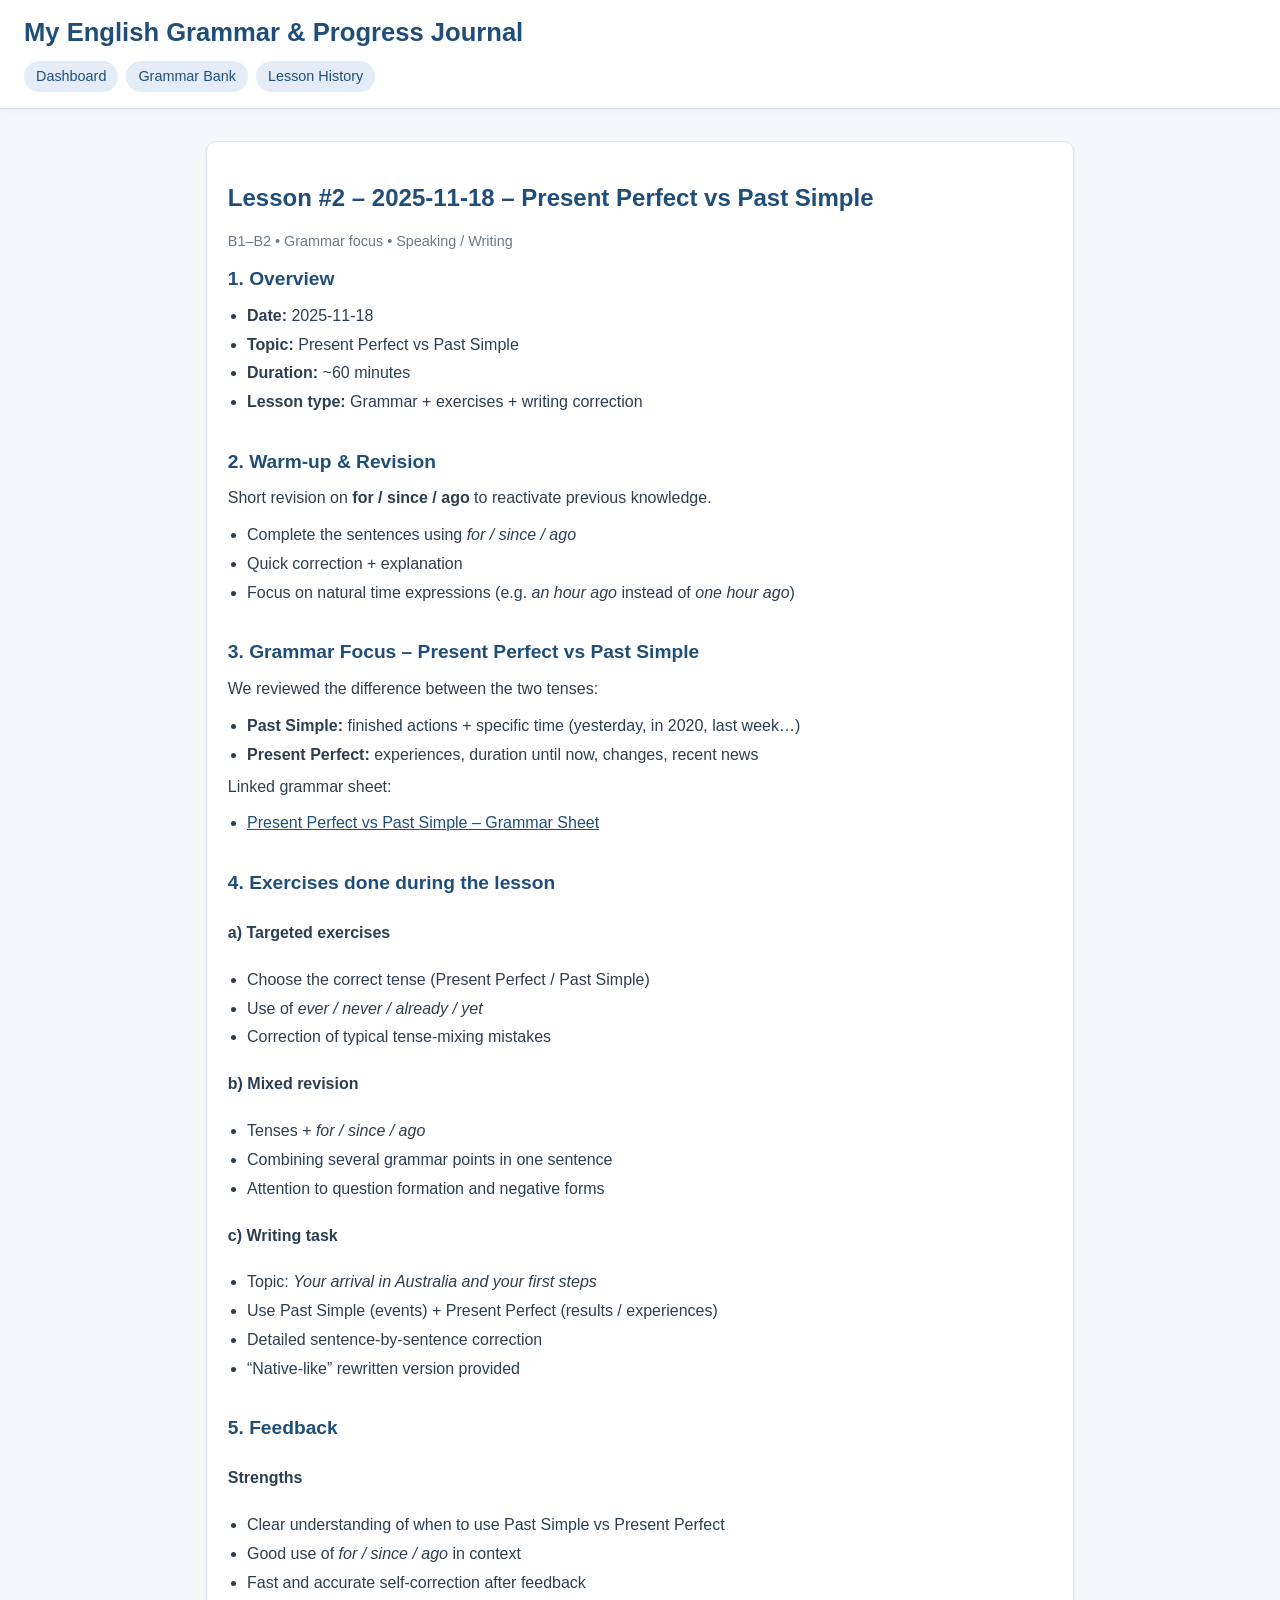
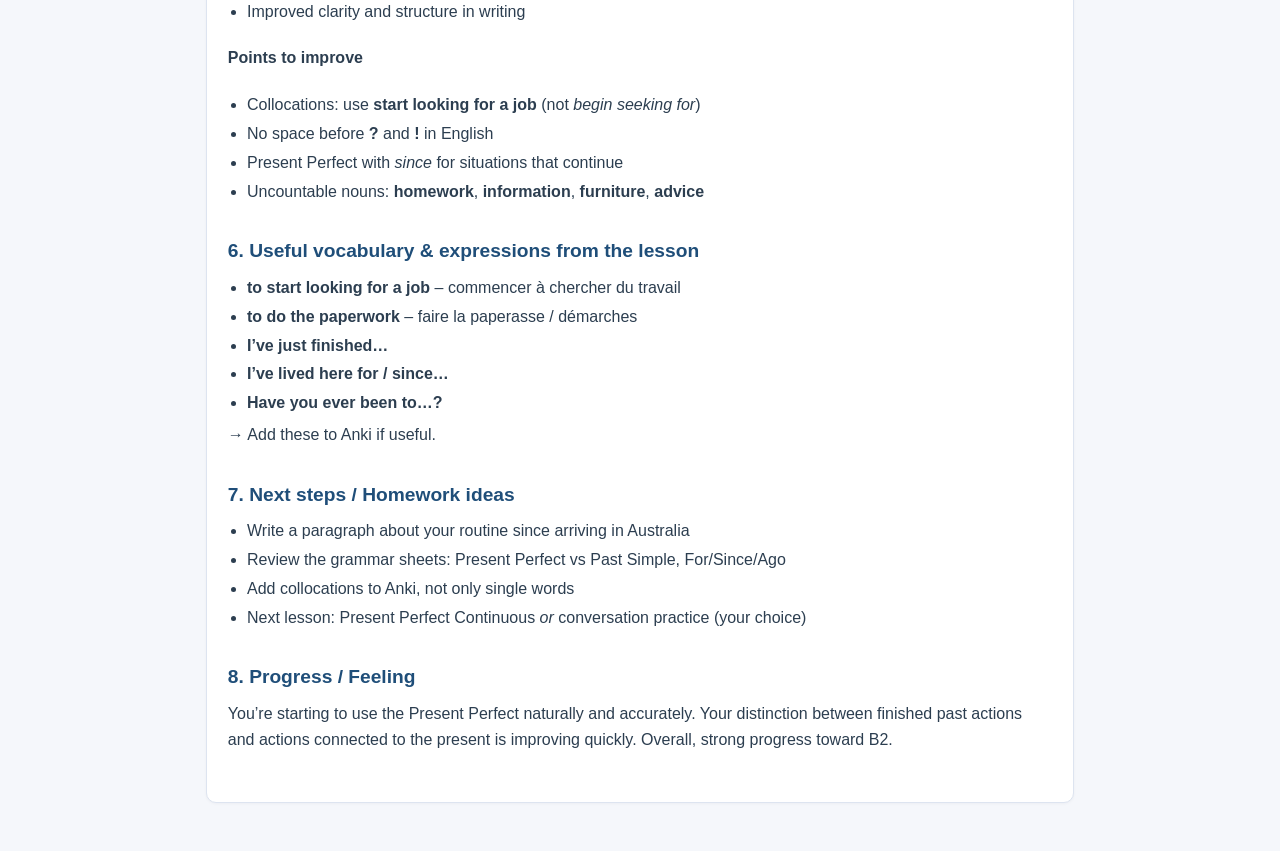
<file: progress/18.11.25-B1-Present-perfect-vs-past-simple.html>
<!DOCTYPE html>
<html lang="en">
<head>
  <meta charset="UTF-8" />
  <title>Lesson Summary – 2025-11-18 – Present Perfect vs Past Simple</title>
  <meta name="viewport" content="width=device-width, initial-scale=1" />
  <link rel="stylesheet" href="../css/style.css" />
</head>
<body>
  <header>
    <h1>My English Grammar & Progress Journal</h1>
    <nav>
      <a href="../index.html#dashboard">Dashboard</a>
      <a href="../index.html#grammar-bank">Grammar Bank</a>
      <a href="../index.html#progress">Lesson History</a>
    </nav>
  </header>

  <main>
    <article class="card">
      <h2>Lesson #2 – 2025-11-18 – Present Perfect vs Past Simple</h2>
      <p class="meta">B1–B2 • Grammar focus • Speaking / Writing</p>

      <!-- 1. Overview -->
      <section>
        <h3>1. Overview</h3>
        <ul>
          <li><strong>Date:</strong> 2025-11-18</li>
          <li><strong>Topic:</strong> Present Perfect vs Past Simple</li>
          <li><strong>Duration:</strong> ~60 minutes</li>
          <li><strong>Lesson type:</strong> Grammar + exercises + writing correction</li>
        </ul>
      </section>

      <!-- 2. Warm-up -->
      <section>
        <h3>2. Warm-up & Revision</h3>
        <p>Short revision on <strong>for / since / ago</strong> to reactivate previous knowledge.</p>
        <ul>
          <li>Complete the sentences using <em>for / since / ago</em></li>
          <li>Quick correction + explanation</li>
          <li>Focus on natural time expressions (e.g. <em>an hour ago</em> instead of <em>one hour ago</em>)</li>
        </ul>
      </section>

      <!-- 3. Grammar -->
      <section>
        <h3>3. Grammar Focus – Present Perfect vs Past Simple</h3>
        <p>We reviewed the difference between the two tenses:</p>
        <ul>
          <li><strong>Past Simple:</strong> finished actions + specific time (yesterday, in 2020, last week…)</li>
          <li><strong>Present Perfect:</strong> experiences, duration until now, changes, recent news</li>
        </ul>

        <p>Linked grammar sheet:</p>
        <ul>
          <li><a href="../grammar/present-perfect-vs-past-simple.html">
            Present Perfect vs Past Simple – Grammar Sheet
          </a></li>
        </ul>
      </section>

      <!-- 4. Exercises -->
      <section>
        <h3>4. Exercises done during the lesson</h3>

        <h4>a) Targeted exercises</h4>
        <ul>
          <li>Choose the correct tense (Present Perfect / Past Simple)</li>
          <li>Use of <em>ever / never / already / yet</em></li>
          <li>Correction of typical tense-mixing mistakes</li>
        </ul>

        <h4>b) Mixed revision</h4>
        <ul>
          <li>Tenses + <em>for / since / ago</em></li>
          <li>Combining several grammar points in one sentence</li>
          <li>Attention to question formation and negative forms</li>
        </ul>

        <h4>c) Writing task</h4>
        <ul>
          <li>Topic: <em>Your arrival in Australia and your first steps</em></li>
          <li>Use Past Simple (events) + Present Perfect (results / experiences)</li>
          <li>Detailed sentence-by-sentence correction</li>
          <li>“Native-like” rewritten version provided</li>
        </ul>
      </section>

      <!-- 5. Feedback -->
      <section>
        <h3>5. Feedback</h3>

        <h4>Strengths</h4>
        <ul>
          <li>Clear understanding of when to use Past Simple vs Present Perfect</li>
          <li>Good use of <em>for / since / ago</em> in context</li>
          <li>Fast and accurate self-correction after feedback</li>
          <li>Improved clarity and structure in writing</li>
        </ul>

        <h4>Points to improve</h4>
        <ul>
          <li>Collocations: use <strong>start looking for a job</strong> (not <em>begin seeking for</em>)</li>
          <li>No space before <strong>?</strong> and <strong>!</strong> in English</li>
          <li>Present Perfect with <em>since</em> for situations that continue</li>
          <li>Uncountable nouns: <strong>homework</strong>, <strong>information</strong>, <strong>furniture</strong>, <strong>advice</strong></li>
        </ul>
      </section>

      <!-- 6. Vocabulary -->
      <section>
        <h3>6. Useful vocabulary & expressions from the lesson</h3>
        <ul>
          <li><strong>to start looking for a job</strong> – commencer à chercher du travail</li>
          <li><strong>to do the paperwork</strong> – faire la paperasse / démarches</li>
          <li><strong>I’ve just finished…</strong></li>
          <li><strong>I’ve lived here for / since…</strong></li>
          <li><strong>Have you ever been to…?</strong></li>
        </ul>

        <p class="comment">→ Add these to Anki if useful.</p>
      </section>

      <!-- 7. Next steps -->
      <section>
        <h3>7. Next steps / Homework ideas</h3>
        <ul>
          <li>Write a paragraph about your routine since arriving in Australia</li>
          <li>Review the grammar sheets: Present Perfect vs Past Simple, For/Since/Ago</li>
          <li>Add collocations to Anki, not only single words</li>
          <li>Next lesson: Present Perfect Continuous <em>or</em> conversation practice (your choice)</li>
        </ul>
      </section>

      <!-- 8. Feeling -->
      <section>
        <h3>8. Progress / Feeling</h3>
        <p>
          You’re starting to use the Present Perfect naturally and accurately.
          Your distinction between finished past actions and actions connected to the present is improving
          quickly. Overall, strong progress toward B2.
        </p>
      </section>
    </article>
  </main>
</body>
</html>
</file>
<file: css/style.css>
/* --------- RESET DE BASE --------- */

* {
  box-sizing: border-box;
}

html, body {
  margin: 0;
  padding: 0;
}

/* --------- TYPO + FOND --------- */

body {
  font-family: -apple-system, BlinkMacSystemFont, "Segoe UI", Roboto, sans-serif;
  background: #f5f7fb;           /* fond clair bleu/gris */
  color: #2c3e50;                 /* texte gris foncé */
  line-height: 1.6;
}

/* --------- HEADER --------- */

header {
  background: #ffffff;
  border-bottom: 1px solid #d6dde8;
  box-shadow: 0 2px 4px rgba(0, 0, 0, 0.04);
  padding: 0.75rem 1.5rem 1rem;
}

header h1 {
  margin: 0 0 0.5rem;
  font-size: 1.6rem;
  color: #1f4e79;                 /* bleu sobre principal */
}

header nav {
  display: flex;
  flex-wrap: wrap;
  gap: 0.5rem;
}

header nav a {
  text-decoration: none;
  color: #1f4e79;
  font-weight: 500;
  padding: 0.25rem 0.75rem;
  border-radius: 999px;
  background: #e4ecf7;
  font-size: 0.9rem;
}

header nav a:hover {
  background: #d1ddf1;
}

/* --------- LAYOUT GLOBAL --------- */

main {
  max-width: 900px;
  margin: 2rem auto 3rem;
  padding: 0 1rem;
}

/* Sections principales (Dashboard / Grammar / Progress) */

section {
  margin-bottom: 2rem;
}

/* --------- TITRES & TEXTE --------- */

h2 {
  font-size: 1.5rem;
  margin-bottom: 0.75rem;
  color: #1f4e79;
}

h3 {
  font-size: 1.2rem;
  margin-top: 0;
  margin-bottom: 0.5rem;
  color: #1f4e79;
}

p {
  margin: 0.4rem 0 0.7rem;
}

.meta {
  font-size: 0.9rem;
  color: #6c7a89;
}

/* Liens */

a {
  color: #1f4e79;
}

a:hover {
  text-decoration: underline;
}

/* --------- GRILLE & CARTES --------- */

.grid {
  display: grid;
  gap: 1.25rem;
}

/* 2 colonnes sur écran moyen/grand, 1 colonne sur mobile */
.grid-2 {
  grid-template-columns: repeat(2, minmax(0, 1fr));
}

@media (max-width: 700px) {
  .grid-2 {
    grid-template-columns: 1fr;
  }
}

.card {
  background: #ffffff;
  border-radius: 10px;
  border: 1px solid #dde4f0;
  padding: 1.1rem 1.3rem;
  box-shadow: 0 1px 3px rgba(15, 23, 42, 0.04);
}

/* Listes dans les cartes */

.card ul {
  margin: 0.3rem 0 0;
  padding-left: 1.2rem;
}

.card li {
  margin-bottom: 0.2rem;
}

/* --------- CODE INLINE (pour le chemin grammar/ progress/) --------- */

code {
  font-family: "Fira Code", Menlo, Consolas, monospace;
  background: #edf1fa;
  padding: 0.1rem 0.3rem;
  border-radius: 4px;
  font-size: 0.9em;
}

/* --------- BLOCS UTILES POUR LES FUTURES FICHES --------- */

/* Pour tes fiches de grammaire individuelles */
.grammar-section {
  background: #ffffff;
  border-left: 4px solid #1f4e79;
  border-radius: 8px;
  padding: 1rem 1.25rem;
  margin-bottom: 1rem;
}

/* Encadré neutre (note, rappel) */
.note-box {
  background: #f3f6ff;
  border: 1px solid #c7d4f7;
  border-radius: 8px;
  padding: 0.75rem 1rem;
  font-size: 0.95rem;
}

/* Encadré pour erreurs fréquentes */
.error-box {
  background: #fff7f2;
  border: 1px solid #f2c5a4;
  border-radius: 8px;
  padding: 0.8rem 1rem;
  font-size: 0.95rem;
}

/* Encadré pour exemples */
.example-box {
  background: #f8fafc;
  border: 1px dashed #c4d0e3;
  border-radius: 8px;
  padding: 0.75rem 1rem;
  font-size: 0.95rem;
}

/* Mise en relief exceptionnelle (autre couleur) */
.highlight {
  background: #fff3d6;
  border-radius: 4px;
  padding: 0.1rem 0.3rem;
}
</file>
